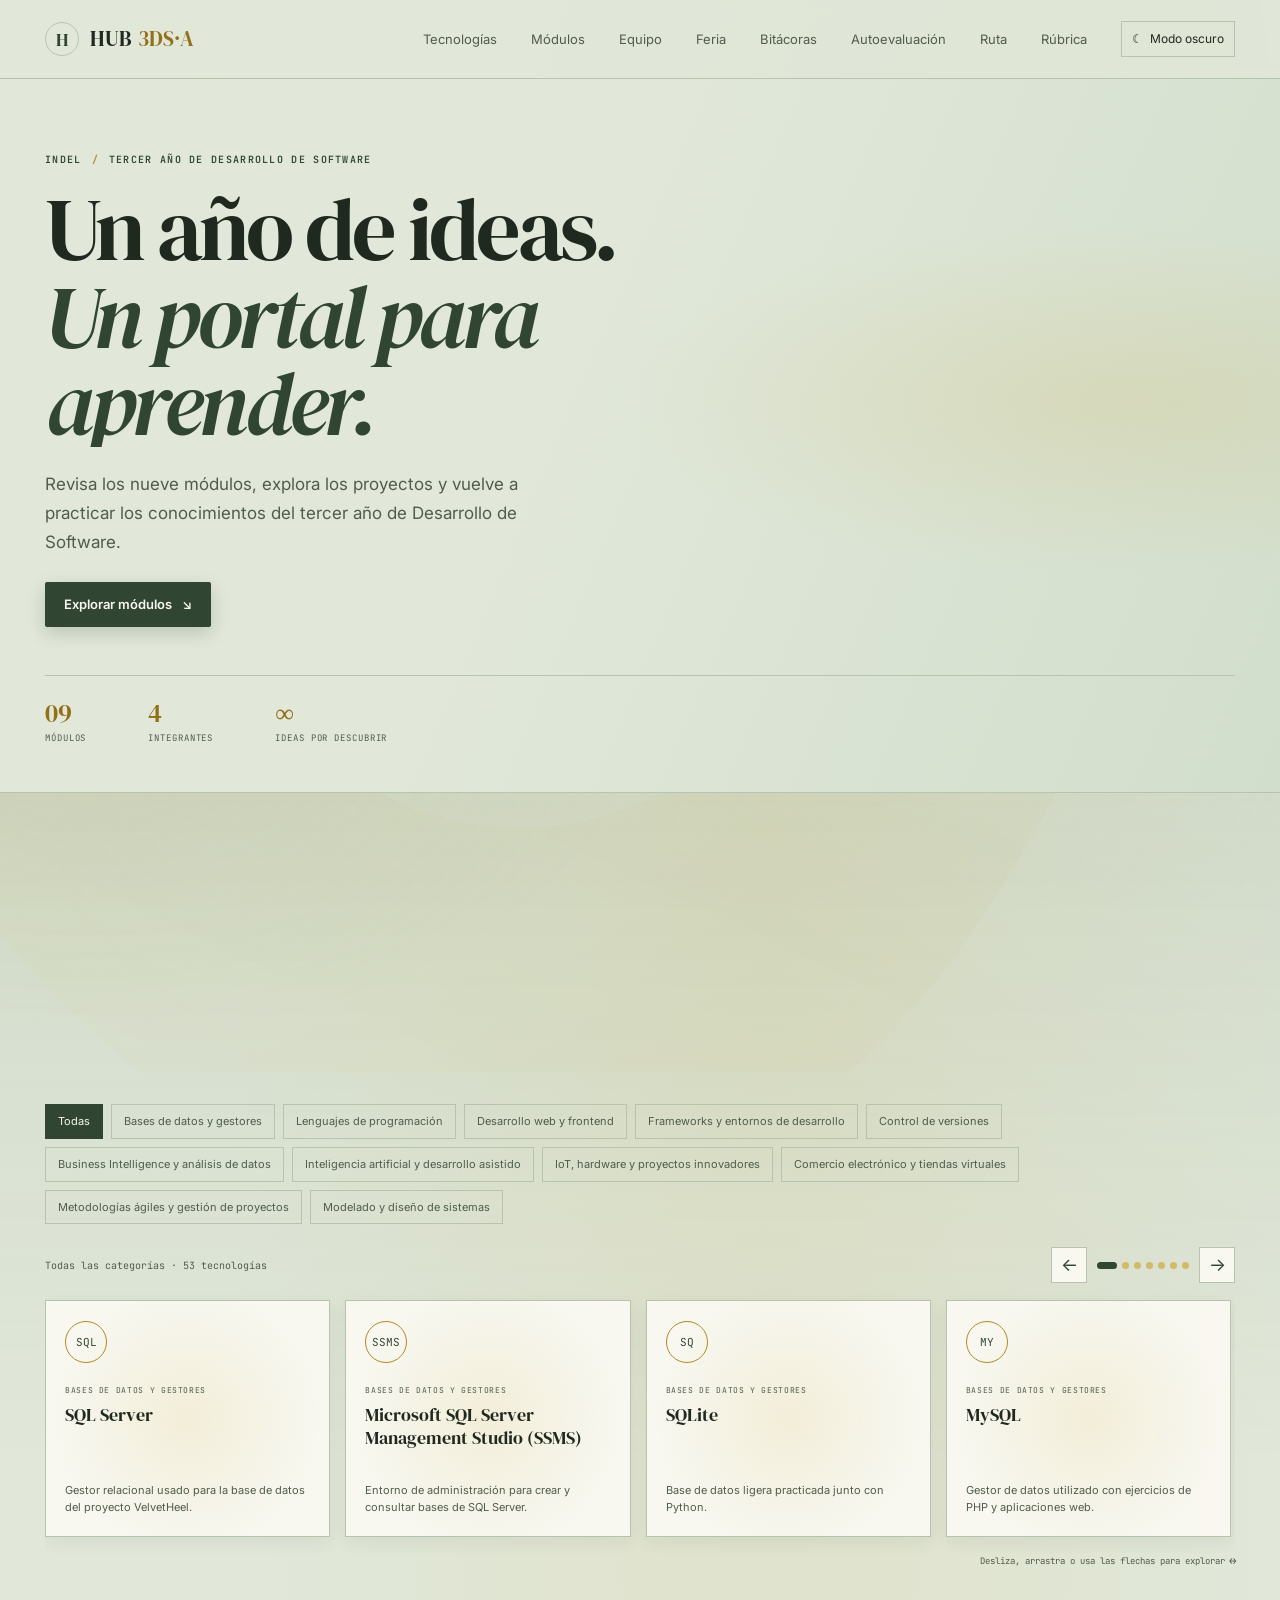
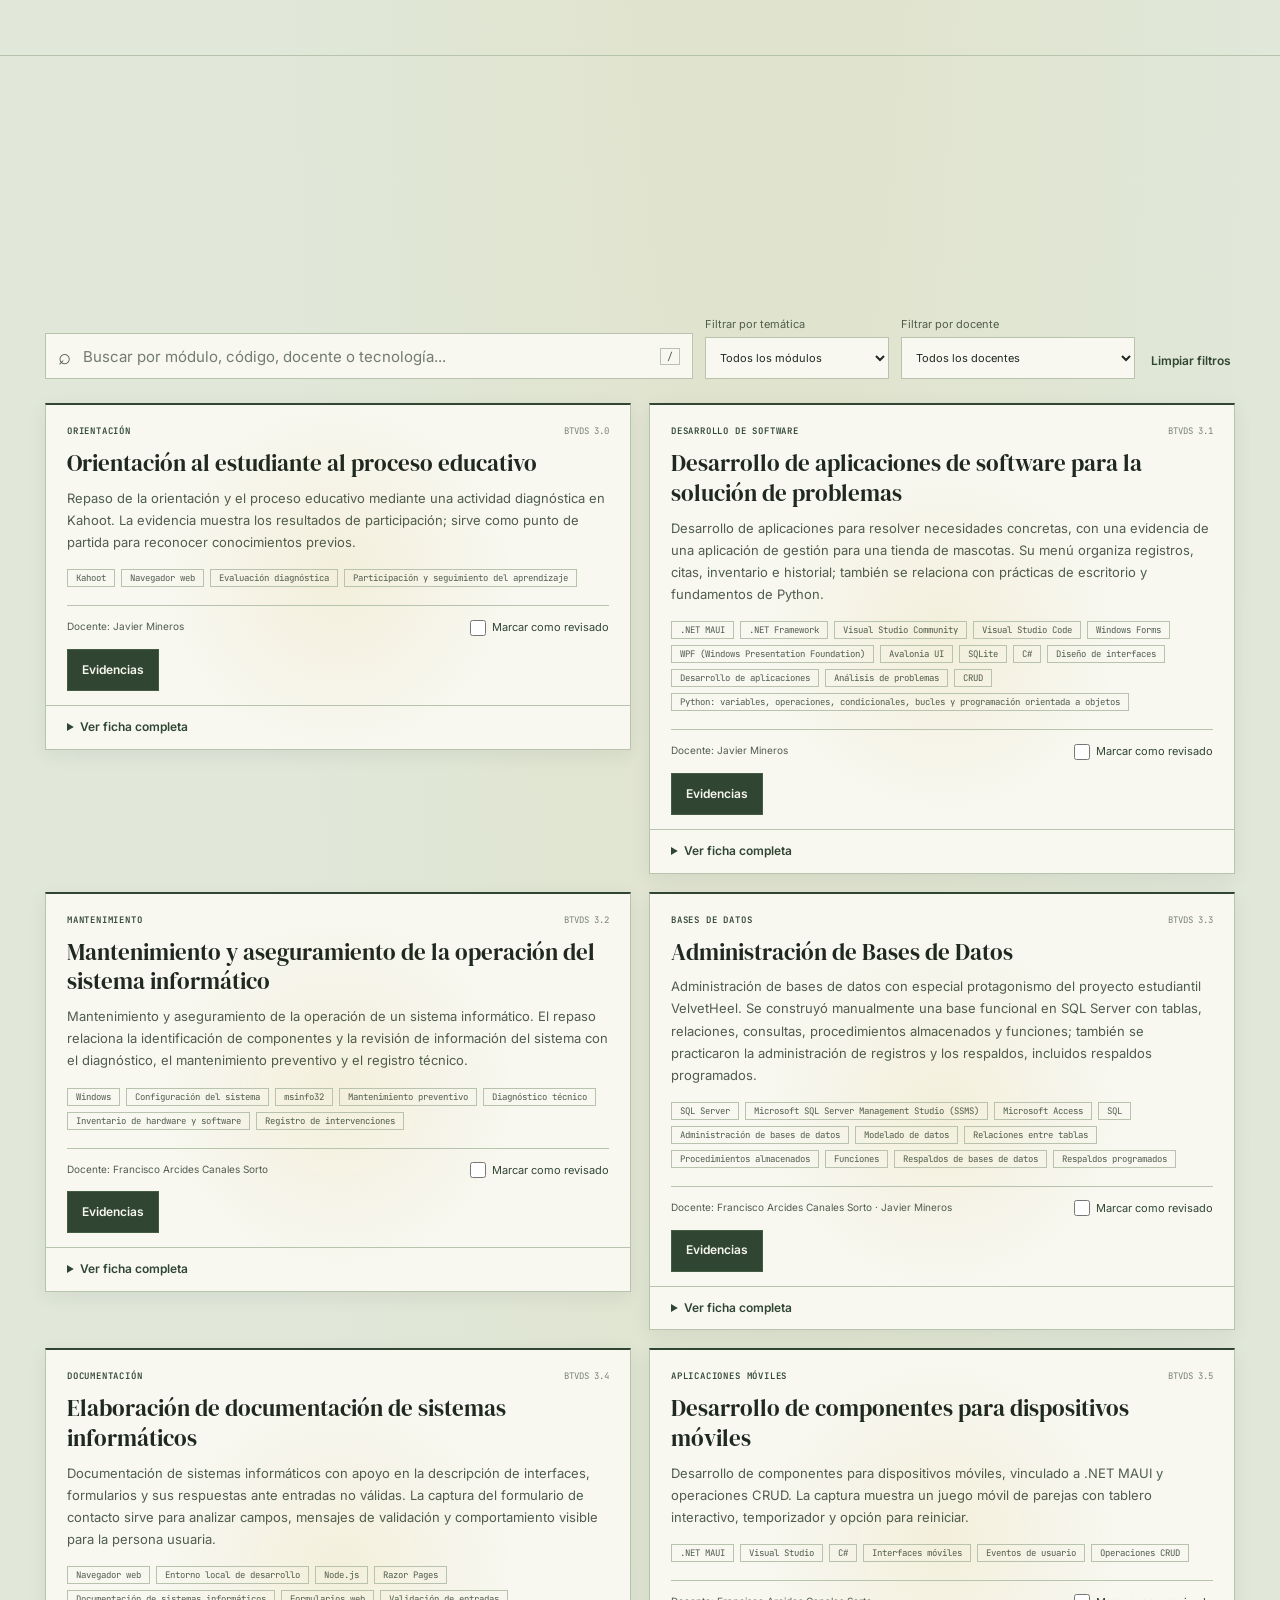
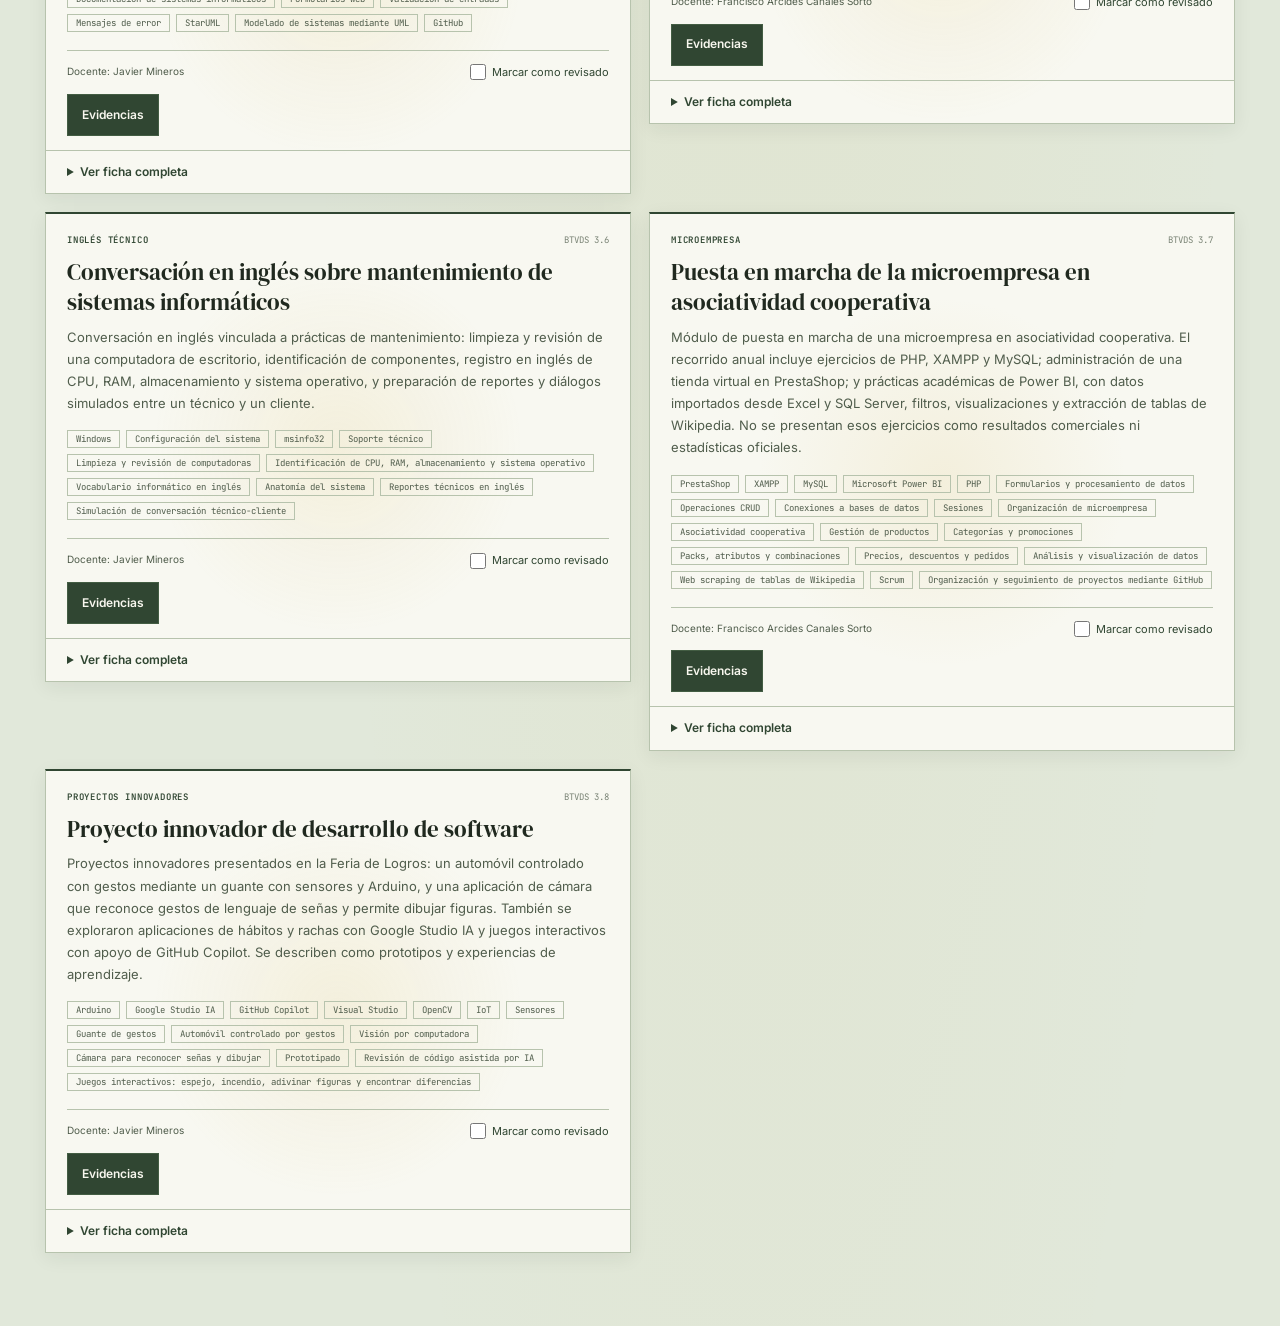
<file: index.html>
<!doctype html>
<html lang="es">
<head>
  <meta charset="utf-8">
  <meta name="viewport" content="width=device-width, initial-scale=1">
  <meta http-equiv="refresh" content="0; url=./hub-3ds-a/">
  <meta name="robots" content="noindex">
  <title>HUB 3DS·A</title>
</head>
<body>
  <p>Abriendo el portal HUB 3DS·A…</p>
  <p>Si no te redirige, <a href="./hub-3ds-a/">entra al portal aquí</a>.</p>
</body>
</html>
</file>
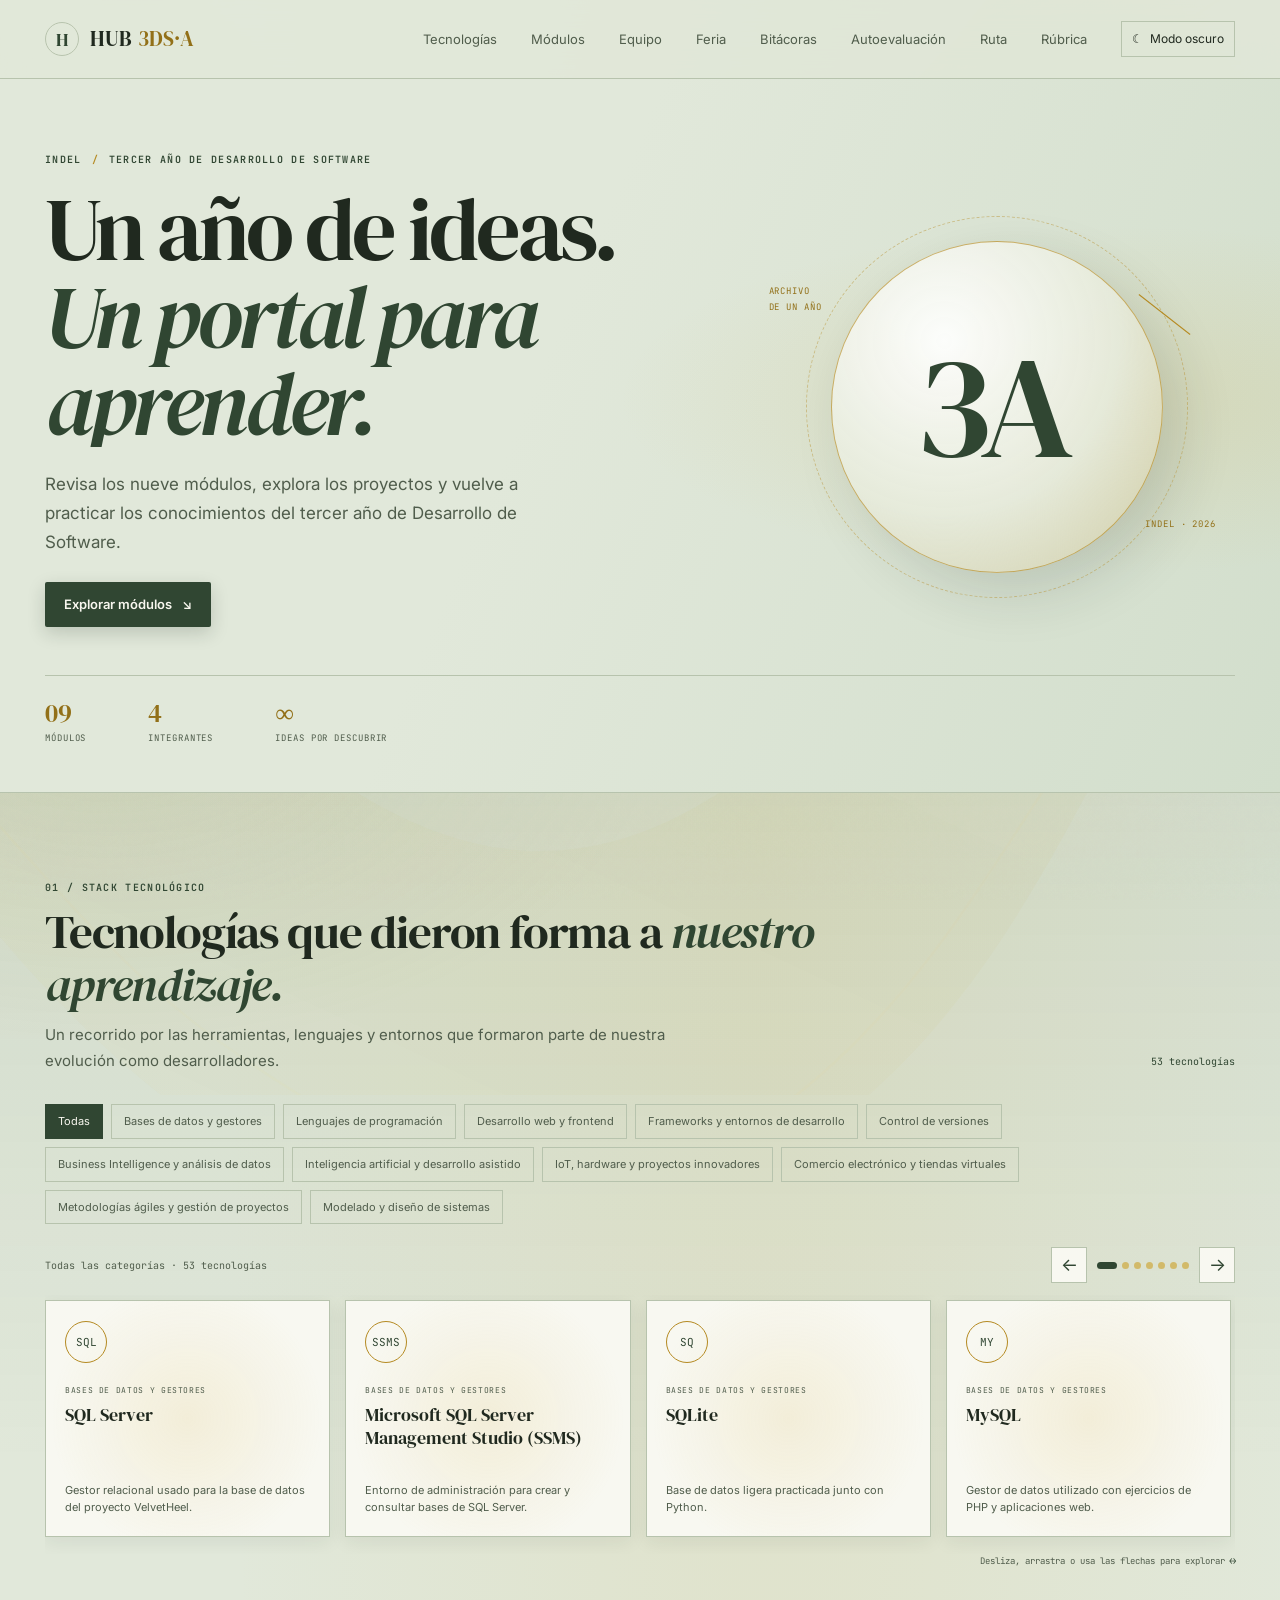
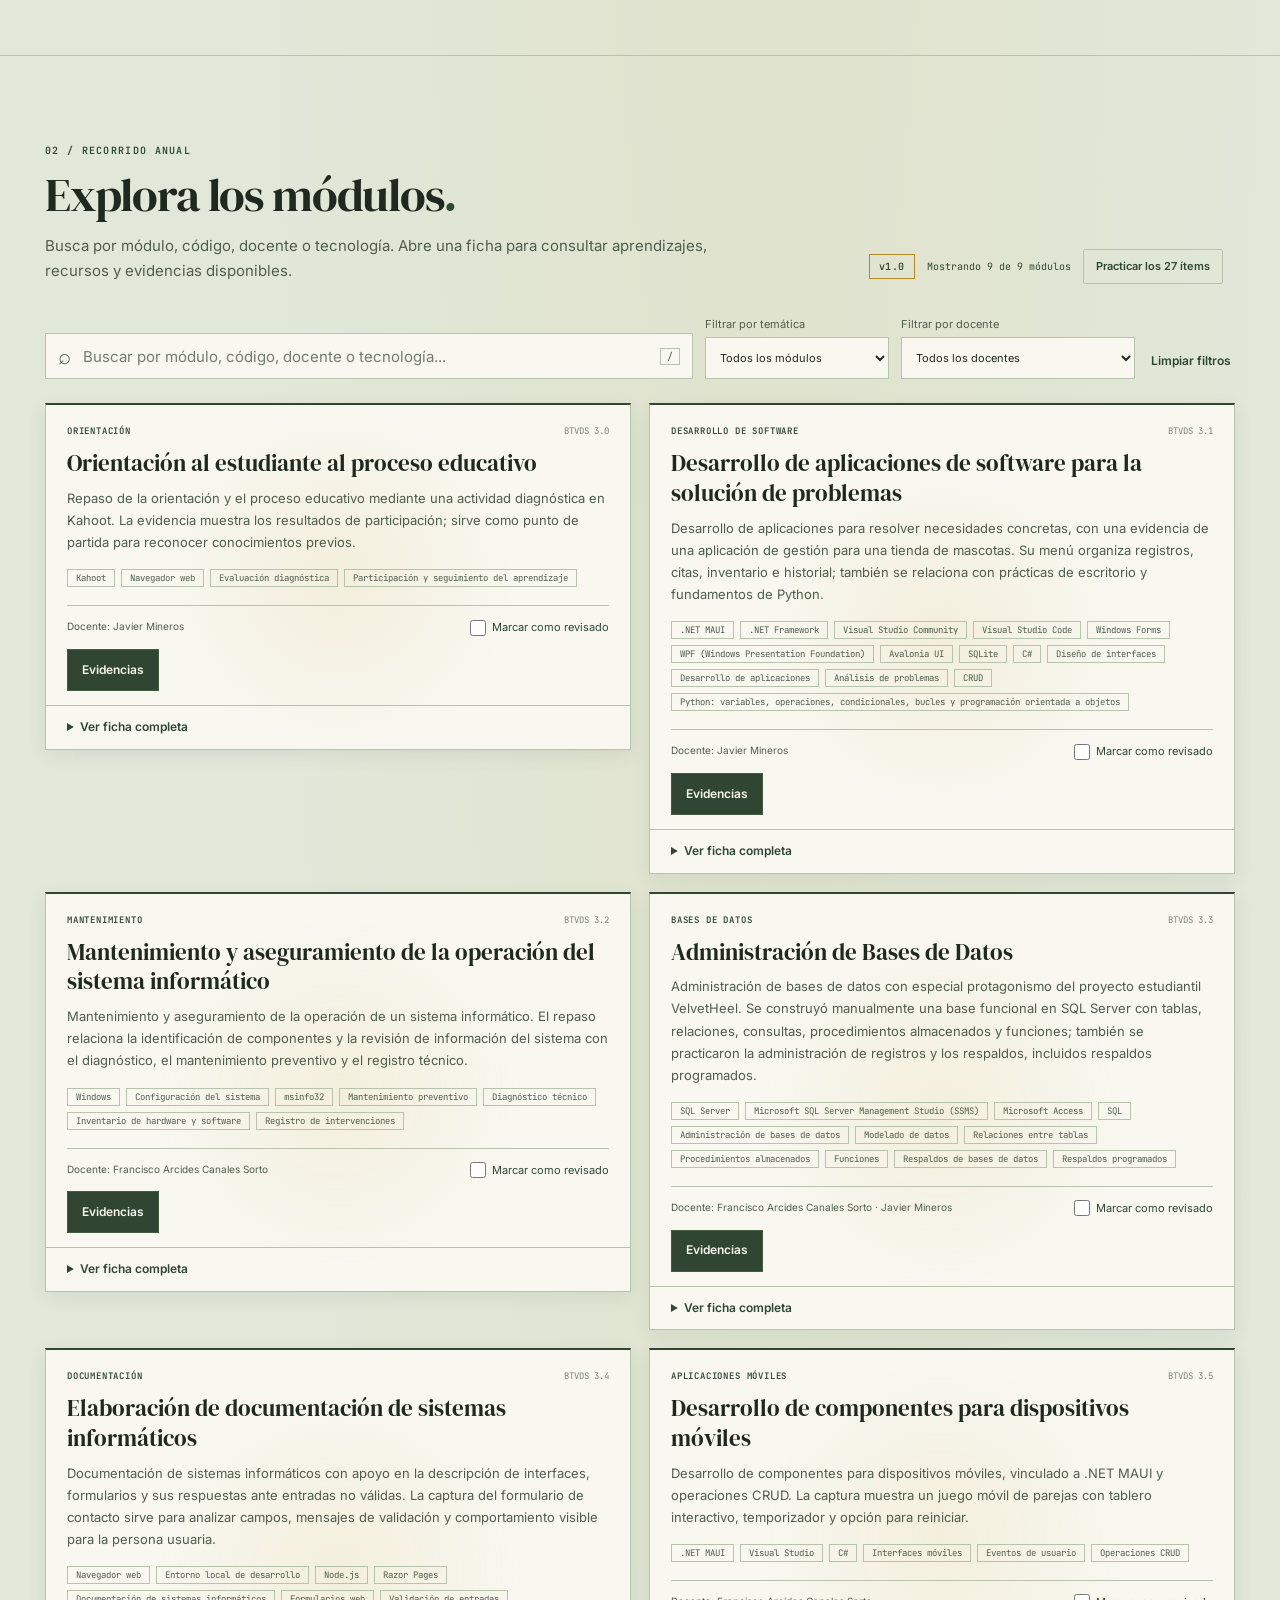
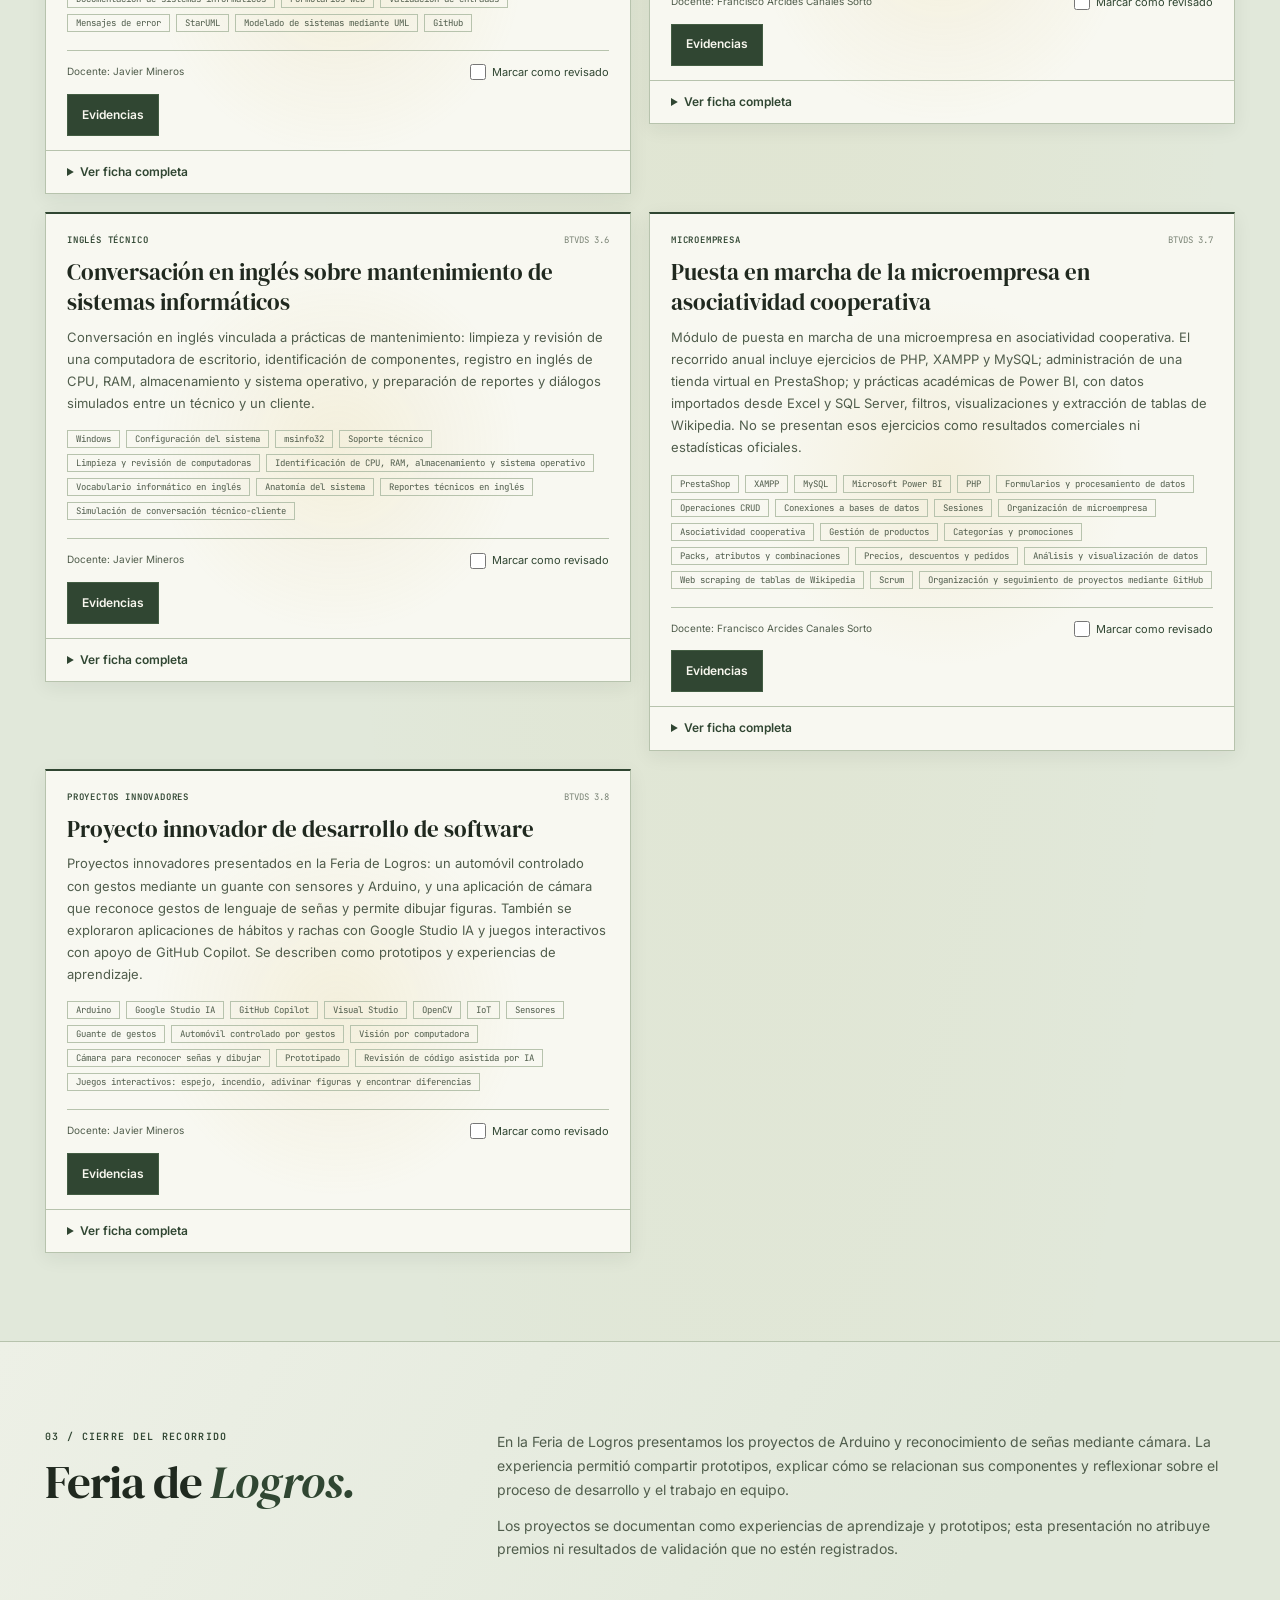
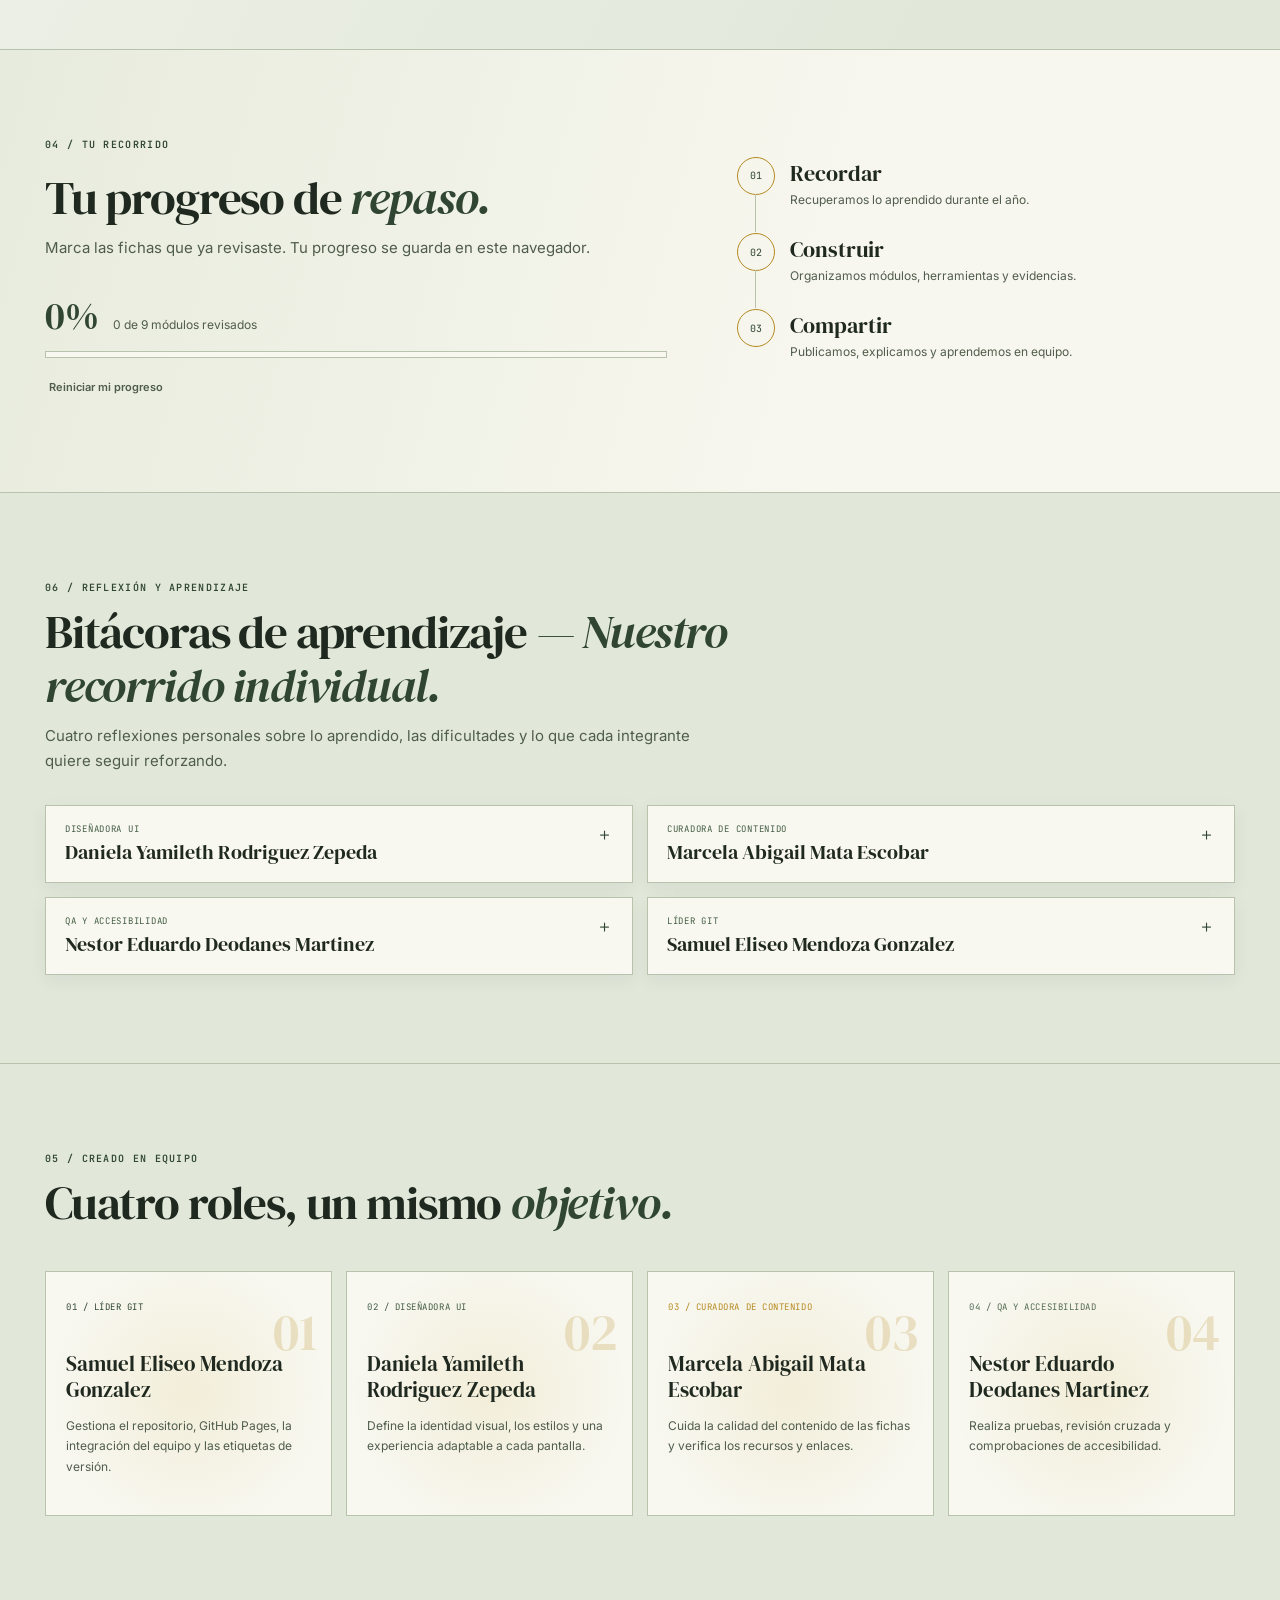
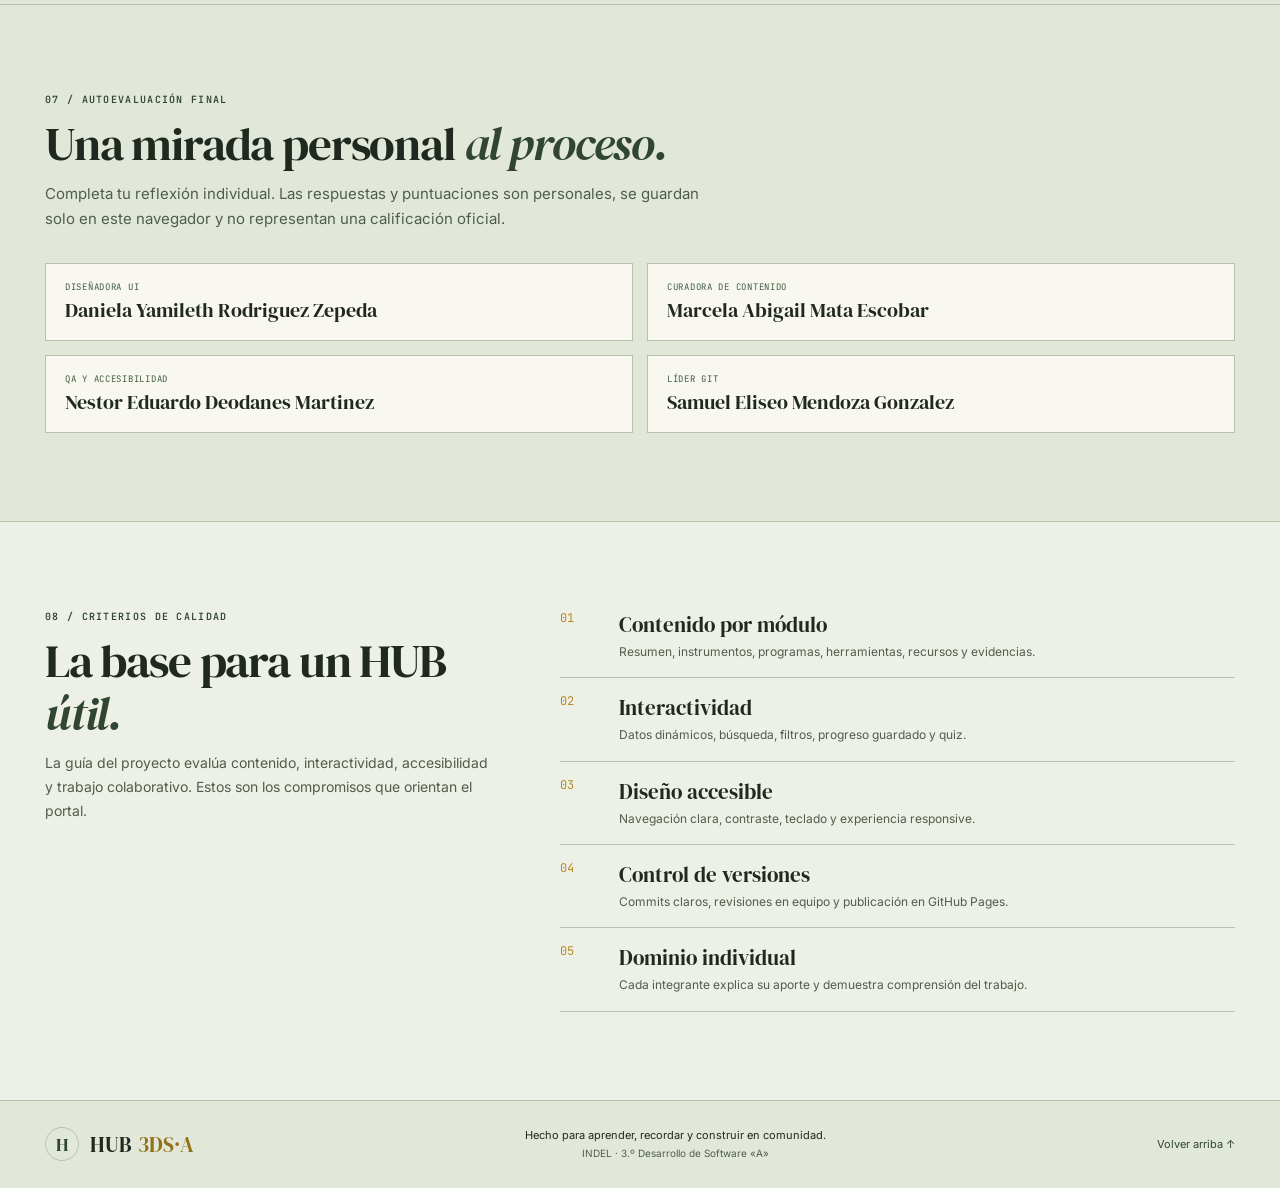
<file: hub-3ds-a/index.html>
<!doctype html>
<html lang="es">
<head>
  <meta charset="utf-8">
  <meta name="viewport" content="width=device-width, initial-scale=1">
  <meta name="description" content="HUB 3DS·A v1.0: portal educativo para repasar los nueve módulos del tercer año de Desarrollo de Software del INDEL.">
  <meta name="theme-color" content="#E1E8DA">
  <title>HUB 3DS·A — Portal educativo · v1.0</title>
  <link rel="preconnect" href="https://fonts.googleapis.com">
  <link rel="preconnect" href="https://fonts.gstatic.com" crossorigin>
  <link href="https://fonts.googleapis.com/css2?family=DM+Serif+Display&family=Inter:wght@400;500;600;700&family=JetBrains+Mono:wght@400;600&display=swap" rel="stylesheet">
  <link rel="stylesheet" href="css/styles.css?v=1.0.2">
  <script src="js/tecnologias.js" defer></script>
  <script src="js/modulos.js?v=1.0.0" defer></script>
  <script src="js/app.js?v=1.0.1" defer></script>
</head>
<body>
  <div class="scroll-flow" aria-hidden="true">
    <svg class="scroll-flow-art" viewBox="0 0 1440 1200" preserveAspectRatio="xMidYMid slice">
      <defs>
        <linearGradient id="gold-ribbon" x1="0" x2="1" y1="0" y2="1">
          <stop offset="0" stop-color="#F3D978" stop-opacity=".08"/>
          <stop offset=".48" stop-color="#D4AF4C" stop-opacity=".13"/>
          <stop offset="1" stop-color="#B38728" stop-opacity=".08"/>
        </linearGradient>
        <linearGradient id="gold-ribbon-light" x1="1" x2="0" y1="0" y2="1">
          <stop offset="0" stop-color="#E9CA62" stop-opacity=".04"/>
          <stop offset=".52" stop-color="#D8B84D" stop-opacity=".08"/>
          <stop offset="1" stop-color="#F3D978" stop-opacity=".05"/>
        </linearGradient>
      </defs>
      <path d="M-210 65C110 5 226 196 386 366c154 163 275 246 467 111 173-122 223-333 432-335 155-2 207 91 389 54v212c-202 62-272-9-402 30-157 47-225 244-410 366-245 161-431 45-626-157C76 472-45 285-210 306Z" fill="url(#gold-ribbon)"/>
      <path d="M-198 690c199-137 339-98 495 85 169 199 315 298 485 188 204-131 211-409 426-466 128-34 210 9 357 70v222c-135-67-217-99-320-49-151 72-177 342-382 489-233 166-458 67-645-153C68 897-61 817-198 930Z" fill="url(#gold-ribbon-light)"/>
      <path d="M-120 276c240-62 334 190 515 337 188 153 319 199 491 49 164-143 210-352 411-357 75-2 138 23 227 50" fill="none" stroke="#E3C765" stroke-opacity=".12" stroke-width="2"/>
      <path d="M-130 852c235-104 333 173 520 306 182 130 322 165 483 16 172-159 200-383 419-421 81-14 145 6 238 41" fill="none" stroke="#F0D987" stroke-opacity=".1" stroke-width="2"/>
    </svg>
  </div>
  <a class="skip-link" href="#contenido">Saltar al contenido</a>
  <header class="site-header">
    <nav class="nav wrap" aria-label="Navegación principal">
      <a class="brand" href="#inicio" aria-label="HUB 3DS·A, inicio"><span class="brand-mark">H</span><span>HUB <b>3DS·A</b></span></a>
      <button class="nav-toggle" type="button" aria-expanded="false" aria-controls="nav-links" aria-label="Abrir navegación"><span></span><span></span><span></span></button>
      <div class="nav-links" id="nav-links">
        <a href="#tecnologias">Tecnologías</a>
        <a href="#modulos">Módulos</a>
        <a href="#equipo">Equipo</a>
        <a href="#feria">Feria</a>
        <a href="#bitacoras">Bitácoras</a>
        <a href="#autoevaluacion">Autoevaluación</a>
        <a href="#ruta">Ruta</a>
        <a href="#rubrica">Rúbrica</a>
        <button class="theme-toggle" id="theme-toggle" type="button" aria-label="Cambiar a modo claro" title="Cambiar tema"><span aria-hidden="true">☼</span><span class="theme-label">Modo claro</span></button>
      </div>
    </nav>
  </header>

  <main id="contenido">
    <section class="hero" id="inicio">
      <div class="wrap hero-inner">
        <p class="eyebrow">INDEL <span class="eyebrow-divider">/</span> TERCER AÑO DE DESARROLLO DE SOFTWARE</p>
        <div class="hero-copy-layout">
          <div class="hero-title-wrap">
            <h1><span class="title-line">Un año de ideas.</span><span class="title-line title-emphasis">Un portal para aprender.</span></h1>
            <p class="hero-copy">Revisa los nueve módulos, explora los proyectos y vuelve a practicar los conocimientos del tercer año de Desarrollo de Software.</p>
            <div class="hero-actions">
              <a class="button button-primary" href="#modulos">Explorar módulos <span aria-hidden="true">↘</span></a>
            </div>
          </div>
          <div class="hero-art" aria-hidden="true">
            <span class="hero-art-caption">ARCHIVO<br>DE UN AÑO</span>
            <span class="hero-art-mark">3A</span>
            <span class="hero-art-line"></span>
            <span class="hero-art-note">INDEL · 2026</span>
          </div>
        </div>
        <div class="hero-stats" aria-label="Resumen del portal">
          <div><strong id="module-count">—</strong><span>módulos</span></div>
          <div><strong>4</strong><span>integrantes</span></div>
          <div><strong>∞</strong><span>ideas por descubrir</span></div>
        </div>
      </div>
    </section>

    <section class="section tech-section" id="tecnologias" aria-labelledby="tech-title">
      <div class="wrap">
        <div class="section-heading">
          <div>
            <p class="eyebrow">01 / STACK TECNOLÓGICO</p>
            <h2 id="tech-title">Tecnologías que dieron forma a <span class="accent">nuestro aprendizaje.</span></h2>
            <p class="section-intro">Un recorrido por las herramientas, lenguajes y entornos que formaron parte de nuestra evolución como desarrolladores.</p>
          </div>
          <p class="module-count" id="technology-count" aria-live="polite"></p>
        </div>
        <div class="technology-filters" id="technology-filters" aria-label="Filtrar tecnologías"></div>
        <div class="carousel-toolbar">
          <p class="carousel-status" id="carousel-status" aria-live="polite">Explora el recorrido tecnológico</p>
          <div class="carousel-controls">
            <button class="carousel-arrow" id="technology-previous" type="button" aria-label="Ver tecnologías anteriores"><span aria-hidden="true">←</span></button>
            <div class="carousel-dots" id="carousel-dots" aria-label="Posición del carrusel"></div>
            <button class="carousel-arrow" id="technology-next" type="button" aria-label="Ver tecnologías siguientes"><span aria-hidden="true">→</span></button>
          </div>
        </div>
        <div class="technology-viewport" id="technology-viewport" tabindex="0" aria-label="Carrusel de tecnologías">
          <div class="technology-track" id="technology-track"></div>
        </div>
        <p class="carousel-hint">Desliza, arrastra o usa las flechas para explorar <span aria-hidden="true">↔</span></p>
      </div>
    </section>

    <section class="section modules-section" id="modulos">
      <div class="wrap">
        <div class="section-heading">
          <div>
            <p class="eyebrow">02 / RECORRIDO ANUAL</p>
            <h2>Explora los módulos<span class="accent">.</span></h2>
            <p class="section-intro">Busca por módulo, código, docente o tecnología. Abre una ficha para consultar aprendizajes, recursos y evidencias disponibles.</p>
          </div>
          <div class="module-heading-meta">
            <span class="version-badge">v1.0</span>
            <p class="module-count" id="results-count" aria-live="polite"></p>
            <button class="button button-secondary button-small" id="general-quiz-start" type="button">Practicar los 27 ítems</button>
            <p class="quiz-best-readout" data-quiz-best="general"></p>
          </div>
        </div>
        <div class="filters" role="search" aria-label="Buscar y filtrar módulos">
          <label class="search-box">
            <span class="sr-only">Buscar módulos</span>
            <span aria-hidden="true">⌕</span>
            <input id="module-search" type="search" placeholder="Buscar por módulo, código, docente o tecnología..." autocomplete="off">
            <kbd>/</kbd>
          </label>
          <label class="filter-label">Filtrar por temática
            <select id="category-filter">
              <option value="all">Todos los módulos</option>
            </select>
          </label>
          <label class="filter-label">Filtrar por docente
            <select id="owner-filter">
              <option value="all">Todos los docentes</option>
            </select>
          </label>
          <button class="text-button" id="clear-filters" type="button">Limpiar filtros</button>
        </div>
        <div class="module-grid" id="module-grid" aria-live="polite"></div>
        <div class="empty-state" id="empty-state" hidden>
          <p>No encontramos módulos con esos criterios.</p>
          <button class="text-button" id="clear-empty-filters" type="button">Limpiar filtros y mostrar los nueve módulos</button>
        </div>
      </div>
    </section>

    <section class="section fair-section" id="feria" aria-labelledby="fair-title">
      <div class="wrap fair-layout">
        <div>
          <p class="eyebrow">03 / CIERRE DEL RECORRIDO</p>
          <h2 id="fair-title">Feria de <span class="accent">Logros.</span></h2>
        </div>
        <div>
          <p>En la Feria de Logros presentamos los proyectos de Arduino y reconocimiento de señas mediante cámara. La experiencia permitió compartir prototipos, explicar cómo se relacionan sus componentes y reflexionar sobre el proceso de desarrollo y el trabajo en equipo.</p>
          <p>Los proyectos se documentan como experiencias de aprendizaje y prototipos; esta presentación no atribuye premios ni resultados de validación que no estén registrados.</p>
        </div>
      </div>
    </section>

    <section class="section progress-section" id="ruta">
      <div class="wrap progress-layout">
        <div>
          <p class="eyebrow">04 / TU RECORRIDO</p>
          <h2>Tu progreso de <span class="accent">repaso.</span></h2>
          <p class="section-intro">Marca las fichas que ya revisaste. Tu progreso se guarda en este navegador.</p>
          <div class="progress-readout"><strong id="progress-value">0%</strong><span id="progress-caption">0 de 9 módulos revisados</span></div>
          <div class="progress-track" role="progressbar" aria-label="Progreso de módulos revisados" aria-valuemin="0" aria-valuemax="100" aria-valuenow="0" id="progress-bar"><span id="progress-fill"></span></div>
          <button class="text-button reset-progress" id="reset-progress" type="button">Reiniciar mi progreso</button>
        </div>
        <ol class="timeline">
          <li><span class="timeline-index">01</span><div><h3>Recordar</h3><p>Recuperamos lo aprendido durante el año.</p></div></li>
          <li><span class="timeline-index">02</span><div><h3>Construir</h3><p>Organizamos módulos, herramientas y evidencias.</p></div></li>
          <li><span class="timeline-index">03</span><div><h3>Compartir</h3><p>Publicamos, explicamos y aprendemos en equipo.</p></div></li>
        </ol>
      </div>
    </section>

    <section class="section diaries-section" id="bitacoras" aria-labelledby="diaries-title">
      <div class="wrap">
        <div class="section-heading">
          <div>
            <p class="eyebrow">06 / REFLEXIÓN Y APRENDIZAJE</p>
            <h2 id="diaries-title">Bitácoras de aprendizaje <span class="accent">— Nuestro recorrido individual.</span></h2>
            <p class="section-intro">Cuatro reflexiones personales sobre lo aprendido, las dificultades y lo que cada integrante quiere seguir reforzando.</p>
          </div>
        </div>
        <div class="diary-grid">
          <details class="diary-card">
            <summary><span class="diary-role">DISEÑADORA UI</span><strong>Daniela Yamileth Rodriguez Zepeda</strong></summary>
            <dl>
              <dt>Hoy aprendí o recordé</dt><dd>Recordé el proceso de visualización de datos en Power BI, desde importar tablas de Excel y SQL Server hasta crear filtros y gráficos. También repasé cómo trabajamos con Google Studio IA para crear aplicaciones de rachas y gestión de tareas habituales.</dd>
              <dt>Lo que me costó</dt><dd>Al inicio me costó decidir la paleta de colores y la estructura visual para que el portal fuera intuitivo, limpio y adaptable a móviles sin perder calidad de diseño.</dd>
              <dt>Cómo lo resolví y cómo utilicé la IA</dt><dd>Consulté buenas prácticas de diseño responsivo, combinaciones con buen contraste y la aplicación del modo oscuro. También utilicé sugerencias para organizar la portada y la navegación.</dd>
              <dt>Mi compromiso para el cierre</dt><dd>Ayudar a completar y verificar las fichas de Power BI e inteligencia artificial y afinar los estilos CSS para cumplir el nivel Pro del portal.</dd>
              <dt>¿Qué módulo repasaste mejor?</dt><dd>Power BI y Business Intelligence.</dd>
              <dt>¿Cuál necesitas reforzar y cómo lo harás?</dt><dd>Necesito reforzar la integración de estilos avanzados con Flexbox y Grid; lo haré probándolos en el navegador con Live Server.</dd>
            </dl>
          </details>
          <details class="diary-card">
            <summary><span class="diary-role">CURADORA DE CONTENIDO</span><strong>Marcela Abigail Mata Escobar</strong></summary>
            <dl>
              <dt>Hoy aprendí o recordé</dt><dd>Repasé backend con PHP, XAMPP y MySQL, incluidos CRUD, formularios y sesiones; también fundamentos de Python, variables, bucles, programación orientada a objetos y SQLite, además de la prueba diagnóstica en Kahoot.</dd>
              <dt>Lo que me costó</dt><dd>Organizar y redactar tantos contenidos técnicos para que fueran comprensibles, expresados con nuestras palabras y respaldados por recursos confiables.</dd>
              <dt>Cómo lo resolví y cómo utilicé la IA</dt><dd>Utilicé la IA para estructurar los puntos principales de cada ficha y revisar la redacción frente a los requisitos de contenido de la rúbrica.</dd>
              <dt>Mi compromiso para el cierre</dt><dd>Revisar instrumentos, programas, herramientas y recursos de las fichas, y colaborar con la revisión de PHP, Python y las bases teóricas.</dd>
              <dt>¿Qué módulo repasaste mejor?</dt><dd>Programación web con PHP, MySQL y Python.</dd>
              <dt>¿Cuál necesitas reforzar y cómo lo harás?</dt><dd>Debo repasar la estructuración por capas en proyectos PHP consultando la documentación y los apuntes del año.</dd>
            </dl>
          </details>
          <details class="diary-card">
            <summary><span class="diary-role">QA Y ACCESIBILIDAD</span><strong>Nestor Eduardo Deodanes Martinez</strong></summary>
            <dl>
              <dt>Hoy aprendí o recordé</dt><dd>Repasé soporte técnico, mantenimiento preventivo, limpieza de computadoras y reportes de hardware en inglés mediante simulaciones entre técnicos y clientes. También recordé el proyecto con Arduino del automóvil controlado por un guante de gestos y el reconocimiento de señas por cámara.</dd>
              <dt>Lo que me costó</dt><dd>Detallar en inglés los componentes internos de las laptops y explicar la función de cada pieza durante las simulaciones de soporte técnico.</dd>
              <dt>Cómo lo resolví y cómo utilicé la IA</dt><dd>Consulté términos técnicos en inglés y utilicé traducciones como apoyo para mejorar las descripciones de CPU, RAM y almacenamiento en los reportes.</dd>
              <dt>Mi compromiso para el cierre</dt><dd>Realizar pruebas de calidad y revisión cruzada, comprobando enlaces, errores de consola y visualización en celulares.</dd>
              <dt>¿Qué módulo repasaste mejor?</dt><dd>Soporte técnico, inglés y proyectos IoT con Arduino.</dd>
              <dt>¿Cuál necesitas reforzar y cómo lo harás?</dt><dd>Necesito repasar los detalles de programación del sensor de cámara para visión por computadora, consultando la documentación y el código desarrollado.</dd>
            </dl>
          </details>
          <details class="diary-card">
            <summary><span class="diary-role">LÍDER GIT</span><strong>Samuel Eliseo Mendoza Gonzalez</strong></summary>
            <dl>
              <dt>Hoy aprendí o recordé</dt><dd>Repasé administración de bases de datos con SQL Server, desde tablas, procedimientos y funciones hasta respaldos y tareas programadas para VelvetHeel. También repasé aplicaciones de escritorio con C#, Windows Forms, WPF y Avalonia UI.</dd>
              <dt>Lo que me costó</dt><dd>Coordinar la estructura inicial del repositorio y asegurar que los comandos de Git funcionaran para integrar los cambios del equipo sin conflictos.</dd>
              <dt>Cómo lo resolví y cómo utilicé la IA</dt><dd>Repasé comandos de Git para crear el repositorio, gestionar commits y configurar GitHub Pages; organicé las carpetas y revisé la estructura con apoyo de IA.</dd>
              <dt>Mi compromiso para el cierre</dt><dd>Supervisar la publicación de versiones, verificar las etiquetas correspondientes y ayudar a integrar los cambios antes de lanzar la versión final.</dd>
              <dt>¿Qué módulo repasaste mejor?</dt><dd>Bases de Datos Avanzadas con SQL Server y Desarrollo de Escritorio con .NET.</dd>
              <dt>¿Cuál necesitas reforzar y cómo lo harás?</dt><dd>Debo reforzar algunos aspectos de la arquitectura de Avalonia UI revisando su documentación y los proyectos desarrollados anteriormente.</dd>
            </dl>
          </details>
        </div>
      </div>
    </section>

    <section class="section team-section" id="equipo">
      <div class="wrap">
        <div class="section-heading">
          <div><p class="eyebrow">05 / CREADO EN EQUIPO</p><h2>Cuatro roles, un mismo <span class="accent">objetivo.</span></h2></div>
        </div>
        <div class="team-grid">
          <article class="team-card team-cyan"><span class="team-role">01 / LÍDER GIT</span><span class="team-ornament" aria-hidden="true">01</span><h3>Samuel Eliseo Mendoza Gonzalez</h3><p>Gestiona el repositorio, GitHub Pages, la integración del equipo y las etiquetas de versión.</p></article>
          <article class="team-card team-magenta"><span class="team-role">02 / DISEÑADORA UI</span><span class="team-ornament" aria-hidden="true">02</span><h3>Daniela Yamileth Rodriguez Zepeda</h3><p>Define la identidad visual, los estilos y una experiencia adaptable a cada pantalla.</p></article>
          <article class="team-card team-amber"><span class="team-role">03 / CURADORA DE CONTENIDO</span><span class="team-ornament" aria-hidden="true">03</span><h3>Marcela Abigail Mata Escobar</h3><p>Cuida la calidad del contenido de las fichas y verifica los recursos y enlaces.</p></article>
          <article class="team-card team-green"><span class="team-role">04 / QA Y ACCESIBILIDAD</span><span class="team-ornament" aria-hidden="true">04</span><h3>Nestor Eduardo Deodanes Martinez</h3><p>Realiza pruebas, revisión cruzada y comprobaciones de accesibilidad.</p></article>
        </div>
      </div>
    </section>

    <section class="section self-evaluation-section" id="autoevaluacion" aria-labelledby="self-evaluation-title">
      <div class="wrap">
        <div class="section-heading">
          <div>
            <p class="eyebrow">07 / AUTOEVALUACIÓN FINAL</p>
            <h2 id="self-evaluation-title">Una mirada personal <span class="accent">al proceso.</span></h2>
            <p class="section-intro">Completa tu reflexión individual. Las respuestas y puntuaciones son personales, se guardan solo en este navegador y no representan una calificación oficial.</p>
          </div>
        </div>
        <div class="self-evaluation-grid" id="self-evaluation-grid"></div>
      </div>
    </section>

    <section class="section rubric-section" id="rubrica">
      <div class="wrap rubric-layout">
        <div><p class="eyebrow">08 / CRITERIOS DE CALIDAD</p><h2>La base para un HUB <span class="accent">útil.</span></h2><p class="section-intro">La guía del proyecto evalúa contenido, interactividad, accesibilidad y trabajo colaborativo. Estos son los compromisos que orientan el portal.</p></div>
        <div class="rubric-list">
          <article><span>01</span><div><h3>Contenido por módulo</h3><p>Resumen, instrumentos, programas, herramientas, recursos y evidencias.</p></div></article>
          <article><span>02</span><div><h3>Interactividad</h3><p>Datos dinámicos, búsqueda, filtros, progreso guardado y quiz.</p></div></article>
          <article><span>03</span><div><h3>Diseño accesible</h3><p>Navegación clara, contraste, teclado y experiencia responsive.</p></div></article>
          <article><span>04</span><div><h3>Control de versiones</h3><p>Commits claros, revisiones en equipo y publicación en GitHub Pages.</p></div></article>
          <article><span>05</span><div><h3>Dominio individual</h3><p>Cada integrante explica su aporte y demuestra comprensión del trabajo.</p></div></article>
        </div>
      </div>
    </section>
  </main>

  <footer class="site-footer">
    <div class="wrap footer-inner">
      <a class="brand" href="#inicio"><span class="brand-mark">H</span><span>HUB <b>3DS·A</b></span></a>
      <p>Hecho para aprender, recordar y construir en comunidad.<br><span>INDEL · 3.º Desarrollo de Software «A»</span></p>
      <a class="back-top" href="#inicio">Volver arriba ↑</a>
    </div>
  </footer>
  <dialog class="evidence-dialog" id="evidence-dialog" aria-labelledby="evidence-dialog-title">
    <div class="dialog-shell">
      <header class="dialog-header">
        <div>
          <p class="eyebrow">ARCHIVO DE APRENDIZAJE</p>
          <h2 id="evidence-dialog-title">Evidencia del módulo</h2>
          <p class="dialog-module-name" id="evidence-module-name"></p>
        </div>
        <button class="dialog-close" id="evidence-dialog-close" type="button" aria-label="Cerrar evidencias">×</button>
      </header>
      <div class="dialog-gallery" id="evidence-gallery"></div>
    </div>
  </dialog>
  <dialog class="evidence-preview-dialog" id="evidence-preview-dialog" aria-labelledby="evidence-preview-title">
    <div class="preview-shell">
      <button class="dialog-close preview-close" id="evidence-preview-close" type="button" aria-label="Cerrar vista ampliada">×</button>
      <h2 class="sr-only" id="evidence-preview-title">Vista ampliada de la evidencia</h2>
      <img id="evidence-preview-image" alt="">
      <p class="preview-caption" id="evidence-preview-caption"></p>
    </div>
  </dialog>
  <dialog class="quiz-dialog" id="quiz-dialog" aria-labelledby="quiz-dialog-title">
    <div class="quiz-dialog-shell">
      <header class="dialog-header">
        <div>
          <p class="eyebrow">PRÁCTICA DE REPASO</p>
          <h2 id="quiz-dialog-title">Autoevaluación</h2>
          <p class="quiz-progress" id="quiz-progress"></p>
        </div>
        <button class="dialog-close" id="quiz-dialog-close" type="button" aria-label="Cerrar autoevaluación">×</button>
      </header>
      <div class="quiz-dialog-content" id="quiz-dialog-content"></div>
    </div>
  </dialog>
</body>
</html>
</file>
<file: hub-3ds-a/css/styles.css>
:root {
  color-scheme: light;
  --wine: #304632;
  --burgundy: #435D43;
  --rose: #B58A22;
  --mauve: #D2BA6A;
  --champagne: #B7C3AD;
  --sand: #E7EBDD;
  --ivory: #F8F7EF;
  --charcoal: #20291F;
  --bg: #E1E8DA;
  --surface: #F8F8F1;
  --surface-soft: #EDF0E6;
  --text: var(--charcoal);
  --muted: #505D4C;
  --accent: #927018;
  --accent-hover: var(--burgundy);
  --border: var(--champagne);
  --shadow: 0 16px 42px rgb(24 39 27 / 12%);
  --serif: "DM Serif Display", Georgia, serif;
  --sans: "Inter", "Segoe UI", sans-serif;
  --mono: "JetBrains Mono", Consolas, monospace;
  --ambient-x: 60%;
  --ambient-y: 10%;
  --scroll-shift: 0px;
  --flow-shift: 0px;
}

:root[data-theme="dark"] {
  color-scheme: dark;
  --bg: #18241B;
  --surface: #233128;
  --surface-soft: #2B3B2E;
  --text: #F4F3E9;
  --muted: #CDD5C8;
  --accent: #E3C765;
  --accent-hover: #F0D98A;
  --border: #536B52;
  --shadow: 0 18px 46px rgb(0 0 0 / 28%);
}
:root[data-theme="light"] {
  color-scheme: light;
  --bg: #E1E8DA;
  --surface: #F8F8F1;
  --surface-soft: #EDF0E6;
  --text: #20291F;
  --muted: #505D4C;
  --accent: #927018;
  --accent-hover: #435D43;
  --border: #B7C3AD;
  --shadow: 0 16px 42px rgb(24 39 27 / 12%);
}

* { box-sizing: border-box; }
html { scroll-behavior: smooth; scroll-padding-top: 86px; }
body {
  margin: 0;
  overflow-x: hidden;
  background:
    radial-gradient(ellipse at var(--ambient-x) var(--ambient-y), rgb(211 177 77 / 11%), transparent 34rem),
    var(--bg);
  color: var(--text);
  font-family: var(--sans);
  font-size: 15px;
  line-height: 1.7;
  transition: background-color .35s ease, color .35s ease;
}
body::before {
  position: fixed;
  z-index: -2;
  inset: 0;
  background-image: url("data:image/svg+xml,%3Csvg viewBox='0 0 180 180' xmlns='http://www.w3.org/2000/svg'%3E%3Cfilter id='n'%3E%3CfeTurbulence type='fractalNoise' baseFrequency='.82' numOctaves='3' stitchTiles='stitch'/%3E%3C/filter%3E%3Crect width='100%25' height='100%25' filter='url(%23n)' opacity='.16'/%3E%3C/svg%3E");
  opacity: .11;
  pointer-events: none;
  content: "";
}
body::after {
  position: fixed;
  z-index: -1;
  inset: -15%;
  background:
    radial-gradient(ellipse at 18% 72%, rgb(180 152 67 / 12%), transparent 29%),
    radial-gradient(ellipse at 78% 24%, rgb(83 111 78 / 18%), transparent 32%);
  background-position: 0 var(--scroll-shift), 0 calc(var(--scroll-shift) * -1);
  animation: ambient-drift 28s ease-in-out infinite alternate;
  pointer-events: none;
  content: "";
}
.scroll-flow {
  position: fixed;
  z-index: 0;
  inset: -35vh 0;
  overflow: hidden;
  opacity: .62;
  transform: translate3d(0, var(--flow-shift), 0);
  transition: transform .16s linear;
  pointer-events: none;
  will-change: transform;
}
.scroll-flow-art { display: block; width: 100%; height: 100%; animation: ribbon-drift 32s ease-in-out infinite alternate; }
:root[data-theme="dark"] .scroll-flow { opacity: .34; }
main, .site-footer { position: relative; z-index: 1; }
button, input, select { font: inherit; }
button, a, input, select, summary { -webkit-tap-highlight-color: transparent; }
a { color: inherit; }
button:focus-visible, a:focus-visible, input:focus-visible, select:focus-visible, summary:focus-visible {
  outline: 2px solid var(--accent);
  outline-offset: 4px;
}
.wrap { width: min(1190px, calc(100% - 56px)); margin-inline: auto; }
.sr-only {
  position: absolute;
  width: 1px;
  height: 1px;
  padding: 0;
  margin: -1px;
  overflow: hidden;
  clip: rect(0, 0, 0, 0);
  white-space: nowrap;
  border: 0;
}
.skip-link {
  position: fixed;
  z-index: 99;
  top: 8px;
  left: 8px;
  transform: translateY(-150%);
  padding: 8px 14px;
  background: var(--wine);
  color: var(--ivory);
}
.skip-link:focus { transform: translateY(0); }

.site-header {
  position: sticky;
  z-index: 20;
  top: 0;
  border-bottom: 1px solid var(--border);
  background: color-mix(in srgb, var(--bg) 90%, transparent);
  backdrop-filter: blur(16px);
  transition: box-shadow .25s ease, background .25s ease;
  animation: header-appear .7s ease both;
}
.site-header.is-scrolled { box-shadow: 0 6px 24px rgb(13 23 15 / 14%); }
.nav {
  min-height: 78px;
  display: flex;
  align-items: center;
  justify-content: space-between;
  gap: 24px;
  transition: min-height .25s ease;
}
.is-scrolled .nav { min-height: 64px; }
.brand {
  display: inline-flex;
  align-items: center;
  gap: 11px;
  text-decoration: none;
  font-family: var(--serif);
  font-size: 21px;
  letter-spacing: .01em;
  white-space: nowrap;
}
.brand b { color: var(--accent); font-weight: 400; }
.brand-mark {
  display: grid;
  width: 34px;
  height: 34px;
  place-items: center;
  border: 1px solid var(--champagne);
  border-radius: 50%;
  color: var(--wine);
  font: 18px var(--serif);
}
:root[data-theme="dark"] .brand-mark { color: var(--accent); border-color: var(--accent); }
:root[data-theme="dark"] .module-card,
:root[data-theme="dark"] .module-card.accent-cyan,
:root[data-theme="dark"] .module-card.accent-magenta,
:root[data-theme="dark"] .module-card.accent-amber,
:root[data-theme="dark"] .module-card.accent-green { --card-accent: var(--accent); }
:root[data-theme="dark"] .category-tag,
:root[data-theme="dark"] .review-label,
:root[data-theme="dark"] .module-details > summary,
:root[data-theme="dark"] .quiz-details > summary,
:root[data-theme="dark"] .resource-links a,
:root[data-theme="dark"] .carousel-hint span,
:root[data-theme="dark"] .team-role,
:root[data-theme="dark"] .diary-card > summary::after,
:root[data-theme="dark"] .diary-role,
:root[data-theme="dark"] .diary-card dt,
:root[data-theme="dark"] .self-evaluation-fieldset legend,
:root[data-theme="dark"] .self-evaluation-feedback,
:root[data-theme="dark"] .hero-art-mark { color: var(--accent); }
.nav-links { display: flex; align-items: center; gap: clamp(16px, 2.8vw, 34px); }
.nav-links > a {
  position: relative;
  color: var(--muted);
  text-decoration: none;
  font-size: 13px;
  transition: color .2s ease;
}
.nav-links > a::after {
  position: absolute;
  right: 100%;
  bottom: -5px;
  left: 0;
  height: 1px;
  background: var(--accent);
  transition: right .25s ease;
  content: "";
}
.nav-links > a:hover { color: var(--accent); }
.nav-links > a:hover::after { right: 0; }
.theme-toggle {
  display: inline-flex;
  align-items: center;
  gap: 7px;
  padding: 7px 10px;
  border: 1px solid var(--border);
  background: transparent;
  color: var(--text);
  cursor: pointer;
  font-size: 12px;
  transition: background .2s ease, color .2s ease, transform .2s ease;
}
.theme-toggle:hover { transform: translateY(-1px); background: var(--surface-soft); }
.nav-toggle { display: none; }

.hero {
  position: relative;
  overflow: hidden;
  border-bottom: 1px solid var(--champagne);
  background:
    radial-gradient(ellipse at 87% 45%, rgb(207 176 82 / 18%), transparent 31rem),
    linear-gradient(113deg, var(--bg) 42%, #D2DECC 100%);
  animation: hero-appear .9s ease both;
}
:root[data-theme="dark"] .hero {
  background:
    radial-gradient(ellipse at 88% 40%, rgb(216 190 96 / 13%), transparent 32rem),
    linear-gradient(113deg, #18241B 40%, #243629 100%);
}
.hero-inner { position: relative; padding-block: 74px 48px; }
.eyebrow {
  display: flex;
  align-items: center;
  gap: 10px;
  margin: 0 0 20px;
  color: var(--wine);
  font: 600 10px var(--mono);
  letter-spacing: .13em;
  text-transform: uppercase;
}
:root[data-theme="dark"] .eyebrow { color: var(--accent); }
.eyebrow-divider { color: var(--rose); }
.hero-copy-layout {
  display: grid;
  grid-template-columns: minmax(0, 1fr) minmax(240px, .7fr);
  align-items: center;
  gap: 34px;
}
.hero-title-wrap { max-width: 760px; }
.hero h1 {
  overflow: hidden;
  margin: 0;
  font: 400 clamp(46px, 7vw, 88px)/.99 var(--serif);
  letter-spacing: -.045em;
}
.title-line {
  display: block;
  width: fit-content;
  animation: title-reveal .9s cubic-bezier(.2,.7,.2,1) both;
}
.title-line + .title-line { animation-delay: .14s; }
.title-emphasis { color: var(--wine); font-style: italic; }
:root[data-theme="dark"] .title-emphasis { color: var(--accent); }
.hero-copy {
  max-width: 545px;
  margin: 23px 0 25px;
  color: var(--muted);
  font-size: clamp(15px, 1.65vw, 17px);
  animation: rise-in .7s .36s ease both;
}
.hero-actions { display: flex; flex-wrap: wrap; gap: 11px; animation: rise-in .7s .46s ease both; }
.button {
  position: relative;
  display: inline-flex;
  align-items: center;
  justify-content: center;
  gap: 10px;
  min-height: 45px;
  padding: 10px 18px;
  border: 1px solid transparent;
  border-radius: 2px;
  cursor: pointer;
  text-decoration: none;
  font-size: 13px;
  font-weight: 600;
  transition: transform .2s ease, box-shadow .2s ease, background .2s ease, color .2s ease;
}
.button:hover { transform: translateY(-2px); }
.button:active { transform: translateY(0) scale(.985); }
.button-primary { background: var(--wine); color: var(--ivory); box-shadow: 0 6px 18px rgb(24 39 27 / 18%); }
.button-primary:hover { background: var(--burgundy); box-shadow: 0 9px 22px rgb(24 39 27 / 24%); }
.button-secondary { border-color: var(--champagne); background: transparent; color: var(--wine); }
:root[data-theme="dark"] .button-secondary { color: var(--text); border-color: var(--border); }
.button-secondary:hover { background: var(--surface-soft); }
.hero-art {
  position: relative;
  display: grid;
  min-height: 330px;
  place-items: center;
  isolation: isolate;
  animation: rise-in .9s .25s ease both;
}
.hero-art::before, .hero-art::after {
  position: absolute;
  z-index: -1;
  border: 1px solid rgb(181 138 34 / 65%);
  border-radius: 50%;
  content: "";
}
.hero-art::before { width: min(27vw, 330px); aspect-ratio: 1; background: radial-gradient(circle at 34% 30%, rgb(255 255 255 / 92%), rgb(231 235 220 / 88%) 55%, rgb(181 138 34 / 24%)); box-shadow: 18px 21px 55px rgb(30 45 32 / 14%); animation: float-gentle 8s ease-in-out infinite; }
.hero-art::after { width: min(31vw, 380px); aspect-ratio: 1; border-style: dashed; opacity: .65; animation: rotate-slow 65s linear infinite; }
.hero-art-mark { color: var(--wine); font: 400 clamp(78px, 12vw, 145px)/1 var(--serif); letter-spacing: -.08em; transform: translateX(-8px); }
.hero-art-caption, .hero-art-note { position: absolute; color: var(--accent); font: 9px/1.7 var(--mono); letter-spacing: .1em; }
.hero-art-caption { top: 13%; left: 2%; }
.hero-art-note { right: 4%; bottom: 12%; }
.hero-art-line { position: absolute; top: 22%; right: 8%; width: 65px; height: 1px; background: var(--rose); transform: rotate(38deg); }
.hero-stats { display: flex; flex-wrap: wrap; gap: clamp(28px, 5vw, 62px); margin-top: 48px; padding-top: 19px; border-top: 1px solid var(--border); }
.hero-stats div { display: grid; gap: 1px; }
.hero-stats strong { color: var(--accent); font: 400 26px var(--serif); }
.hero-stats span { color: var(--muted); font: 9px var(--mono); letter-spacing: .1em; text-transform: uppercase; }

.section { position: relative; padding-block: 88px; border-bottom: 1px solid var(--champagne); }
.tech-section { background: linear-gradient(180deg, rgb(83 111 78 / 10%), transparent 78%); }
:root[data-theme="dark"] .tech-section { background: linear-gradient(180deg, rgb(83 111 78 / 15%), transparent 78%); }
.section-heading { display: flex; align-items: end; justify-content: space-between; gap: 28px; margin-bottom: 31px; }
.section-heading .eyebrow, .rubric-layout .eyebrow { margin-bottom: 11px; }
h2 { max-width: 800px; margin: 0 0 11px; font: 400 clamp(31px, 4vw, 47px)/1.13 var(--serif); letter-spacing: -.025em; }
h2 .accent { color: var(--wine); font-style: italic; }
:root[data-theme="dark"] h2 .accent { color: var(--accent); }
.section-intro { max-width: 680px; margin: 0; color: var(--muted); font-size: 15px; }
.module-count { flex: 0 0 auto; margin: 0 0 5px; color: var(--wine); font: 10px var(--mono); }
:root[data-theme="dark"] .module-count { color: var(--accent); }
.module-heading-meta { display: flex; flex-wrap: wrap; align-items: center; justify-content: flex-end; gap: 12px; }
.module-heading-meta .module-count { margin: 0; }
.version-badge { padding: 5px 9px; border: 1px solid var(--rose); color: var(--wine); font: 600 10px var(--mono); letter-spacing: .06em; }
:root[data-theme="dark"] .version-badge { color: var(--accent); border-color: var(--accent); }
.technology-filters { display: flex; flex-wrap: wrap; gap: 8px; margin-bottom: 23px; }
.technology-filter {
  padding: 7px 12px;
  border: 1px solid var(--champagne);
  background: transparent;
  color: var(--muted);
  cursor: pointer;
  font-size: 11px;
  transition: background .2s ease, color .2s ease, border-color .2s ease;
}
.technology-filter:hover, .technology-filter[aria-pressed="true"] { border-color: var(--wine); background: var(--wine); color: var(--ivory); }
.carousel-toolbar { display: flex; align-items: center; justify-content: space-between; gap: 18px; margin-bottom: 12px; }
.carousel-status { margin: 0; color: var(--muted); font: 10px var(--mono); }
.carousel-controls { display: flex; align-items: center; gap: 10px; }
.carousel-arrow {
  display: grid;
  width: 36px;
  height: 36px;
  place-items: center;
  border: 1px solid var(--champagne);
  background: var(--surface);
  color: var(--wine);
  cursor: pointer;
  font-size: 18px;
  transition: background .2s ease, color .2s ease, transform .2s ease;
}
.carousel-arrow:hover { transform: translateY(-1px); background: var(--wine); color: var(--ivory); }
:root[data-theme="dark"] .carousel-arrow { color: var(--text); }
.carousel-dots { display: flex; gap: 5px; }
.carousel-dot { width: 7px; height: 7px; padding: 0; border: 0; border-radius: 10px; background: var(--mauve); cursor: pointer; transition: width .2s ease, background .2s ease; }
.carousel-dot[aria-current="true"] { width: 20px; background: var(--wine); }
:root[data-theme="dark"] .carousel-dot[aria-current="true"] { background: var(--accent); }
.technology-viewport { overflow-x: auto; scrollbar-width: none; cursor: grab; scroll-snap-type: x mandatory; scroll-behavior: smooth; }
.technology-viewport::-webkit-scrollbar { display: none; }
.technology-viewport.is-dragging { cursor: grabbing; scroll-behavior: auto; scroll-snap-type: none; user-select: none; }
.technology-track { display: flex; align-items: stretch; gap: 15px; padding: 5px 2px 17px; }
.technology-card {
  --pointer-x: 50%;
  --pointer-y: 50%;
  position: relative;
  display: flex;
  flex: 0 0 calc((100% - 45px) / 4);
  min-width: 0;
  min-height: 237px;
  flex-direction: column;
  align-items: flex-start;
  padding: 20px 19px;
  overflow: hidden;
  border: 1px solid var(--champagne);
  background:
    radial-gradient(190px circle at var(--pointer-x) var(--pointer-y), rgb(211 177 77 / 15%), transparent 72%),
    var(--surface);
  box-shadow: 0 5px 17px rgb(24 39 27 / 7%);
  scroll-snap-align: start;
  transition: transform .28s ease, border-color .28s ease, box-shadow .28s ease;
}
.technology-card:hover { z-index: 1; transform: perspective(900px) rotateX(var(--tilt-x, 0deg)) rotateY(var(--tilt-y, 0deg)) translateY(-4px); border-color: var(--rose); box-shadow: 0 14px 30px rgb(24 39 27 / 16%); }
.technology-mark { display: grid; width: 42px; height: 42px; margin-bottom: 22px; place-items: center; border: 1px solid var(--rose); border-radius: 50%; color: var(--wine); font: 11px var(--mono); }
:root[data-theme="dark"] .technology-mark { color: var(--accent); }
.technology-category { margin-bottom: 8px; color: var(--muted); font: 8px var(--mono); letter-spacing: .08em; text-transform: uppercase; }
.technology-title { position: relative; margin: 0 0 10px; color: var(--text); font: 400 18px/1.28 var(--serif); }
.title-word { white-space: nowrap; }
.technology-title::after { position: absolute; bottom: -4px; left: 0; width: 0; height: 1px; background: var(--wine); transition: width .3s ease; content: ""; }
.technology-card:hover .technology-title::after { width: 37px; }
.title-character { display: inline-block; transition: color .25s ease, transform .3s ease; transition-delay: calc(var(--letter-index) * 9ms); }
.technology-card:hover .title-character { transform: translateY(-1px); color: var(--wine); }
:root[data-theme="dark"] .technology-card:hover .title-character { color: var(--accent); }
.technology-description { margin: auto 0 0; color: var(--muted); font-size: 11px; line-height: 1.55; }
.carousel-hint { margin: 1px 0 0; color: var(--muted); font: 9px var(--mono); text-align: right; }
.carousel-hint span { color: var(--wine); }

.filters { display: flex; align-items: end; flex-wrap: wrap; gap: 12px; margin-bottom: 24px; }
.search-box { display: flex; align-items: center; flex: 1 1 300px; min-height: 46px; gap: 10px; padding: 0 12px; border: 1px solid var(--champagne); background: var(--surface); color: var(--muted); }
.search-box > span { font-size: 22px; line-height: 1; }
.search-box input { width: 100%; min-width: 0; border: 0; outline: 0; background: transparent; color: var(--text); }
.search-box input::placeholder { color: var(--muted); opacity: .8; }
kbd { padding: 1px 6px; border: 1px solid var(--champagne); color: var(--muted); font: 10px var(--mono); }
.filter-label { display: grid; gap: 4px; color: var(--muted); font-size: 11px; }
.filter-label select { min-width: 160px; min-height: 42px; padding: 7px 30px 7px 10px; border: 1px solid var(--champagne); background: var(--surface); color: var(--text); }
.text-button { padding: 8px 4px; border: 0; background: transparent; color: var(--wine); cursor: pointer; font-size: 12px; font-weight: 600; }
:root[data-theme="dark"] .text-button { color: var(--accent); }
.text-button:hover { text-decoration: underline; }
.module-grid { display: grid; grid-template-columns: repeat(2, minmax(0, 1fr)); gap: 18px; align-items: start; }
.module-card {
  --pointer-x: 50%;
  --pointer-y: 50%;
  --card-accent: var(--wine);
  overflow: hidden;
  border: 1px solid var(--champagne);
  border-top: 2px solid var(--card-accent);
  background:
    radial-gradient(250px circle at var(--pointer-x) var(--pointer-y), rgb(211 177 77 / 13%), transparent 74%),
    var(--surface);
  box-shadow: 0 5px 18px rgb(24 39 27 / 7%);
  transition: transform .28s ease, border-color .28s ease, box-shadow .28s ease;
}
.module-card[hidden] { display: none; }
.module-card:hover { transform: perspective(1000px) rotateX(var(--tilt-x, 0deg)) rotateY(var(--tilt-y, 0deg)) translateY(-3px); border-color: var(--rose); box-shadow: var(--shadow); }
.module-card.is-reviewed { border-left: 3px solid var(--rose); }
.accent-cyan { --card-accent: var(--wine); }
.accent-magenta { --card-accent: var(--burgundy); }
.accent-amber { --card-accent: var(--rose); }
.accent-green { --card-accent: #536B52; }
.card-topline { display: flex; align-items: center; justify-content: space-between; gap: 12px; padding: 20px 21px 0; }
.category-tag { color: var(--card-accent); font: 600 9px var(--mono); letter-spacing: .09em; }
.module-id { color: var(--muted); font: 9px var(--mono); opacity: .75; }
.module-title { margin: 12px 21px 8px; font: 400 23px/1.3 var(--serif); }
.module-summary { min-height: 63px; margin: 0 21px 16px; color: var(--muted); font-size: 13px; }
.technology-list { display: flex; flex-wrap: wrap; gap: 6px; margin: 0 21px 18px; padding: 0; list-style: none; }
.technology-list li { padding: 2px 8px; border: 1px solid var(--champagne); color: var(--muted); font: 9px var(--mono); }
.card-footer { display: flex; align-items: flex-start; justify-content: space-between; gap: 12px; margin-inline: 21px; padding-block: 12px; border-top: 1px solid var(--champagne); }
.module-owner { min-width: 0; color: var(--muted); font-size: 10px; overflow-wrap: anywhere; }
.evidence-trigger {
  display: inline-flex;
  min-height: 42px;
  align-items: center;
  justify-content: center;
  gap: 8px;
  padding: 8px 14px;
  border: 1px solid var(--burgundy);
  background: var(--wine);
  color: var(--ivory);
  cursor: pointer;
  font-size: 12px;
  font-weight: 600;
  transition: background .2s ease, color .2s ease, border-color .2s ease, transform .2s ease, box-shadow .2s ease;
}
.evidence-trigger:hover { transform: translateY(-1px); border-color: var(--wine); background: var(--burgundy); box-shadow: 0 5px 15px rgb(24 39 27 / 20%); }
:root[data-theme="dark"] .evidence-trigger { border-color: var(--accent); background: var(--accent); color: var(--charcoal); }
:root[data-theme="dark"] .evidence-trigger:hover { border-color: var(--rose); background: var(--rose); }
.evidence-block { margin: 0 21px 14px; }
.review-label { display: inline-flex; flex: 0 0 auto; align-items: center; gap: 6px; cursor: pointer; color: var(--wine); font-size: 11px; }
.review-checkbox { width: 16px; height: 16px; margin: 0; accent-color: var(--wine); }
.module-details { border-top: 1px solid var(--champagne); }
.module-details > summary, .quiz-details > summary { padding: 11px 21px; cursor: pointer; color: var(--wine); font-size: 12px; font-weight: 600; list-style-position: inside; }
.module-details[open] > summary { border-bottom: 1px solid var(--champagne); }
.module-detail-content { padding: 15px 21px 22px; }
.teacher-line { margin-bottom: 14px; color: var(--muted); font-size: 11px; }
.detail-block { margin-top: 15px; }
.detail-block h4 { margin-bottom: 5px; color: var(--text); font: 400 17px var(--serif); }
.detail-block h4:focus { outline: 2px solid var(--accent); outline-offset: 4px; }
.detail-block ul { display: grid; gap: 4px; margin: 0; padding-left: 19px; color: var(--muted); font-size: 12px; }
.detail-block li::marker { color: var(--rose); }
.detail-description { margin: 2px 0 5px; color: var(--muted); font-size: 11px; }
.pending-note { margin: 0; color: var(--muted); font-size: 11px; }
.evidence-intro { margin: 0 0 10px; color: var(--muted); font-size: 12px; }
.evidence-gallery { display: grid; grid-template-columns: repeat(auto-fit, minmax(150px, 1fr)); gap: 10px; margin-top: 12px; }
.evidence-figure { overflow: hidden; margin: 0; border: 1px solid var(--champagne); background: var(--surface-soft); }
.evidence-figure img { display: block; width: 100%; max-height: 480px; height: auto; object-fit: contain; }
.evidence-figure figcaption { padding: 7px 9px; color: var(--muted); font-size: 10px; }
.evidence-placeholder {
  display: grid;
  min-height: 112px;
  grid-column: 1 / -1;
  justify-items: center;
  align-content: center;
  gap: 3px;
  margin: 0;
  padding: 15px;
  border: 1px dashed var(--champagne);
  background: var(--surface-soft);
  color: var(--wine);
  font-size: 11px;
  text-align: center;
}
.evidence-placeholder small { color: var(--muted); font-size: 10px; }
.evidence-placeholder-mark { display: grid; width: 25px; height: 25px; margin-bottom: 4px; place-items: center; border: 1px solid var(--rose); border-radius: 50%; color: var(--wine); font: 17px var(--serif); }
:root[data-theme="dark"] .evidence-placeholder { color: var(--text); }
:root[data-theme="dark"] .evidence-placeholder-mark { color: var(--accent); }
.inline-list { display: flex !important; flex-wrap: wrap; gap: 5px 18px !important; }
.resource-links { display: grid; gap: 10px; }
.resource-item { padding: 10px 12px; border: 1px solid var(--champagne); background: var(--surface-soft); }
.resource-links a { position: relative; color: var(--wine); font-size: 11px; text-decoration: none; }
.resource-links a::after { position: absolute; right: 100%; bottom: 0; left: 0; height: 1px; background: var(--wine); transition: right .22s ease; content: ""; }
.resource-links a:hover::after { right: 0; }
.resource-description { margin: 4px 0 0; color: var(--muted); font-size: 11px; }
.quiz-details { margin-top: 18px; border: 1px solid var(--champagne); background: var(--surface-soft); }
.quiz-details > summary { color: var(--wine); }
.quiz-form { padding: 0 12px 13px; }
.quiz-question { min-width: 0; margin: 12px 0 0; padding: 9px 10px; border: 1px solid var(--champagne); }
.quiz-question legend { padding-inline: 4px; color: var(--text); font-size: 12px; font-weight: 600; }
.quiz-option { display: flex; align-items: flex-start; gap: 8px; padding: 4px 0; color: var(--muted); cursor: pointer; font-size: 11px; }
.quiz-option input { margin-top: 4px; accent-color: var(--wine); }
.quiz-actions { display: flex; align-items: center; flex-wrap: wrap; gap: 10px; margin-top: 12px; }
.button-small { min-height: 35px; padding: 7px 12px; font-size: 11px; }
.quiz-feedback { margin: 0; color: var(--burgundy); font-size: 11px; }
.quiz-feedback.is-success { color: var(--wine); }
:root[data-theme="dark"] .quiz-feedback.is-success { color: var(--accent); }
.quiz-best-readout { margin: 0; color: var(--muted); font: 10px/1.5 var(--mono); }
.quiz-details > .quiz-best-readout { margin: 10px 20px; }
.quiz-details > .button { margin: 0 20px 14px; }
.quiz-option { padding: 6px 8px; border: 1px solid transparent; }
.quiz-option.is-answer-correct { border-color: var(--burgundy); background: color-mix(in srgb, var(--rose) 18%, var(--surface)); color: var(--text); }
.quiz-option.is-answer-incorrect { border-color: var(--rose); background: color-mix(in srgb, var(--champagne) 40%, var(--surface)); color: var(--text); }
.quiz-dialog { width: min(720px, calc(100vw - 28px)); max-width: calc(100vw - 28px); max-height: calc(100vh - 28px); padding: 0; border: 1px solid var(--champagne); background: var(--surface); color: var(--text); box-shadow: 0 24px 80px rgb(13 23 15 / 30%); }
.quiz-dialog::backdrop { background: rgb(13 23 15 / 72%); backdrop-filter: blur(4px); }
.quiz-dialog-shell { max-height: calc(100vh - 30px); overflow: auto; padding: clamp(18px, 4vw, 32px); }
.quiz-progress { margin: 3px 0 0; color: var(--muted); font: 10px var(--mono); }
.quiz-dialog-content { padding-top: 12px; }
.quiz-dialog .quiz-form { padding: 0; }
.quiz-dialog .quiz-question { margin-top: 0; padding: 15px; }
.quiz-dialog .quiz-question legend { font-size: 15px; }
.quiz-dialog .quiz-option { align-items: center; gap: 10px; font-size: 13px; }
.quiz-dialog .quiz-option input { flex: 0 0 auto; }
.quiz-dialog .quiz-feedback { margin-top: 14px; padding: 12px; border-left: 3px solid var(--rose); background: var(--surface-soft); line-height: 1.6; }
.quiz-dialog .quiz-feedback.is-success { border-color: var(--burgundy); }
.quiz-result { display: grid; justify-items: center; gap: 8px; text-align: center; }
.quiz-result-score { margin: 10px 0 0; color: var(--wine); font: 400 clamp(36px, 8vw, 58px)/1 var(--serif); }
:root[data-theme="dark"] .quiz-result-score { color: var(--accent); }
.quiz-result-percent { margin: 0; color: var(--burgundy); font: 600 18px var(--mono); }
.quiz-result-message { max-width: 44ch; margin: 4px 0; color: var(--muted); }
.quiz-result .quiz-best-readout { margin: 5px 0; }
.empty-state { margin: 30px 0; padding: 22px; border: 1px dashed var(--champagne); color: var(--muted); text-align: center; }
.empty-state p { margin: 0 0 8px; }
.evidence-dialog, .evidence-preview-dialog { max-width: calc(100vw - 28px); max-height: calc(100vh - 28px); padding: 0; border: 1px solid var(--champagne); background: var(--surface); color: var(--text); box-shadow: 0 24px 80px rgb(13 23 15 / 30%); }
.evidence-dialog { width: min(940px, calc(100vw - 28px)); }
.evidence-dialog::backdrop, .evidence-preview-dialog::backdrop { background: rgb(13 23 15 / 72%); backdrop-filter: blur(4px); }
.dialog-shell { max-height: calc(100vh - 30px); overflow: auto; padding: clamp(18px, 4vw, 32px); }
.dialog-header { display: flex; align-items: flex-start; justify-content: space-between; gap: 20px; padding-bottom: 20px; border-bottom: 1px solid var(--champagne); }
.dialog-header .eyebrow { margin-bottom: 7px; }
.dialog-header h2 { margin-bottom: 5px; font-size: clamp(27px, 4vw, 38px); }
.dialog-module-name { margin: 0; color: var(--muted); font-size: 13px; }
.dialog-close { display: grid; flex: 0 0 auto; width: 42px; height: 42px; place-items: center; border: 1px solid var(--champagne); background: var(--surface); color: var(--text); cursor: pointer; font-size: 25px; line-height: 1; }
.dialog-close:hover { border-color: var(--wine); color: var(--wine); }
.dialog-gallery { display: grid; grid-template-columns: repeat(auto-fit, minmax(min(100%, 240px), 1fr)); gap: 14px; padding-top: 20px; }
.dialog-gallery > .evidence-retry { grid-column: 1 / -1; justify-self: center; }
.evidence-item { min-width: 0; padding: 12px; border: 1px solid var(--champagne); background: var(--surface-soft); }
.evidence-type { color: var(--wine); font: 600 9px var(--mono); letter-spacing: .08em; text-transform: uppercase; }
:root[data-theme="dark"] .evidence-type { color: var(--accent); }
.evidence-item-title { margin: 6px 0 3px; font: 400 18px/1.3 var(--serif); }
.evidence-item-description { margin: 0 0 10px; color: var(--muted); font-size: 11px; }
.evidence-preview-trigger { display: block; width: 100%; padding: 0; overflow: hidden; border: 1px solid var(--champagne); background: var(--surface); cursor: zoom-in; }
.evidence-preview-trigger img { display: block; width: 100%; max-height: 300px; object-fit: contain; }
.evidence-link { display: inline-flex; min-height: 40px; align-items: center; color: var(--wine); font-size: 12px; font-weight: 600; }
:root[data-theme="dark"] .evidence-link { color: var(--accent); }
.dialog-empty { grid-column: 1 / -1; margin: 0; padding: 24px; border: 1px dashed var(--champagne); color: var(--muted); text-align: center; }
.evidence-preview-dialog { width: min(1200px, calc(100vw - 28px)); }
.preview-shell { position: relative; display: grid; min-height: 200px; max-height: calc(100vh - 30px); justify-items: center; gap: 12px; overflow: auto; padding: clamp(42px, 6vw, 72px) 18px 20px; }
.preview-shell > img { display: block; max-width: 100%; max-height: calc(100vh - 170px); object-fit: contain; }
.preview-close { position: absolute; top: 12px; right: 12px; }
.preview-caption { max-width: 850px; margin: 0; color: var(--muted); font-size: 12px; text-align: center; }

.progress-section { background: linear-gradient(105deg, var(--sand), var(--ivory) 66%); }
:root[data-theme="dark"] .progress-section { background: linear-gradient(105deg, #26382A, var(--bg) 66%); }
.progress-layout { display: grid; grid-template-columns: 1fr .8fr; align-items: center; gap: 70px; }
.progress-readout { display: flex; align-items: baseline; gap: 14px; margin-top: 28px; }
.progress-readout strong { color: var(--wine); font: 400 39px var(--serif); }
:root[data-theme="dark"] .progress-readout strong { color: var(--accent); }
.progress-readout span { color: var(--muted); font-size: 12px; }
.progress-track { overflow: hidden; height: 7px; margin-top: 9px; border: 1px solid var(--champagne); background: var(--surface); }
.progress-track span { display: block; width: 0; height: 100%; background: linear-gradient(90deg, var(--rose), var(--wine)); transition: width .35s ease; }
.reset-progress { margin-top: 12px; color: var(--muted); font-size: 11px; }
.timeline { display: grid; gap: 0; margin: 0; padding: 0; list-style: none; }
.timeline li { position: relative; display: grid; grid-template-columns: 38px 1fr; gap: 15px; padding-bottom: 23px; }
.timeline li:not(:last-child)::after { position: absolute; top: 37px; bottom: 1px; left: 18px; width: 1px; background: var(--champagne); content: ""; }
.timeline-index { display: grid; width: 38px; height: 38px; place-items: center; border: 1px solid var(--rose); border-radius: 50%; color: var(--wine); font: 10px var(--mono); }
:root[data-theme="dark"] .timeline-index { color: var(--accent); }
.timeline h3 { margin: 1px 0 2px; font: 400 22px var(--serif); }
.timeline p { margin: 0; color: var(--muted); font-size: 12px; }

.team-grid { display: grid; grid-template-columns: repeat(4, minmax(0, 1fr)); gap: 14px; }
.team-card {
  --pointer-x: 50%;
  --pointer-y: 50%;
  --team-color: var(--wine);
  position: relative;
  min-height: 245px;
  padding: 20px;
  overflow: hidden;
  border: 1px solid var(--champagne);
  background:
    radial-gradient(200px circle at var(--pointer-x) var(--pointer-y), rgb(211 177 77 / 15%), transparent 72%),
    var(--surface);
  transition: transform .28s ease, box-shadow .28s ease, background-color .28s ease;
}
.team-card::before { position: absolute; inset: 0 auto 0 0; width: 2px; background: var(--team-color); transform: scaleY(0); transform-origin: bottom; transition: transform .32s ease; content: ""; }
.team-card:hover { transform: perspective(900px) rotateX(var(--tilt-x, 0deg)) rotateY(var(--tilt-y, 0deg)) translateY(-3px); box-shadow: var(--shadow); }
.team-card:hover::before { transform: scaleY(1); }
.team-cyan { --team-color: var(--wine); }
.team-magenta { --team-color: var(--burgundy); }
.team-amber { --team-color: var(--rose); }
.team-green { --team-color: #536B52; }
.team-role { position: relative; z-index: 1; color: var(--team-color); font: 9px var(--mono); letter-spacing: .06em; }
.team-ornament { position: absolute; top: 37px; right: 14px; color: rgb(181 138 34 / 22%); font: 400 52px/.9 var(--serif); transition: color .25s ease, transform .3s ease; }
.team-card:hover .team-ornament { transform: translateY(-3px); color: rgb(181 138 34 / 42%); }
.team-card h3 { position: relative; max-width: 230px; margin: 34px 0 12px; font: 400 21px/1.25 var(--serif); }
.team-card p { margin: 0; color: var(--muted); font-size: 12px; transition: color .25s ease; }
.team-card:hover p { color: var(--text); }
.fair-section { background: linear-gradient(120deg, var(--surface-soft), var(--bg) 75%); }
.fair-layout { display: grid; grid-template-columns: .7fr 1.3fr; align-items: start; gap: 55px; }
.fair-layout > div:last-child { color: var(--muted); font-size: 14px; }
.fair-layout p { margin: 0 0 12px; }
.fair-layout p:last-child { margin-bottom: 0; }
.diary-grid { display: grid; grid-template-columns: repeat(2, minmax(0, 1fr)); gap: 14px; }
.diary-card { min-width: 0; border: 1px solid var(--champagne); background: var(--surface); box-shadow: 0 5px 17px rgb(24 39 27 / 6%); }
.diary-card > summary { display: grid; gap: 5px; padding: 17px 19px; cursor: pointer; list-style: none; }
.diary-card > summary::-webkit-details-marker { display: none; }
.diary-card > summary::after { content: "＋"; justify-self: end; grid-row: 1 / span 2; grid-column: 2; color: var(--wine); font: 17px var(--mono); }
.diary-card[open] > summary { border-bottom: 1px solid var(--champagne); }
.diary-card[open] > summary::after { content: "−"; }
.diary-role { color: var(--burgundy); font: 9px var(--mono); letter-spacing: .08em; }
.diary-card summary strong { color: var(--text); font: 400 20px/1.25 var(--serif); }
.diary-card dl { display: grid; grid-template-columns: minmax(125px, .42fr) 1fr; gap: 5px 14px; margin: 0; padding: 17px 19px; }
.diary-card dt { color: var(--wine); font-size: 11px; font-weight: 700; }
.diary-card dd { margin: 0 0 10px; color: var(--muted); font-size: 12px; line-height: 1.6; }
.diary-card dd:last-child { margin-bottom: 0; }
.self-evaluation-grid { display: grid; grid-template-columns: repeat(2, minmax(0, 1fr)); gap: 14px; }
.self-evaluation-card { min-width: 0; border: 1px solid var(--champagne); background: var(--surface); }
.self-evaluation-card > summary { display: grid; gap: 5px; padding: 17px 19px; cursor: pointer; list-style: none; }
.self-evaluation-card > summary::-webkit-details-marker { display: none; }
.self-evaluation-card[open] > summary { border-bottom: 1px solid var(--champagne); }
.self-evaluation-card summary strong { color: var(--text); font: 400 20px/1.25 var(--serif); }
.self-evaluation-form { display: grid; gap: 13px; padding: 17px 19px; }
.self-evaluation-fieldset { display: grid; gap: 9px; min-width: 0; margin: 0; padding: 12px; border: 1px solid var(--champagne); }
.self-evaluation-fieldset legend { padding-inline: 5px; color: var(--wine); font-size: 12px; font-weight: 700; }
.self-evaluation-label { display: grid; gap: 5px; color: var(--text); font-size: 12px; font-weight: 600; }
.self-evaluation-label textarea, .self-evaluation-rating input { width: 100%; min-width: 0; padding: 8px; border: 1px solid var(--champagne); border-radius: 0; background: var(--bg); color: var(--text); font-size: 13px; }
.self-evaluation-rating { display: flex; align-items: center; justify-content: space-between; gap: 12px; color: var(--muted); font-size: 11px; }
.self-evaluation-rating input { width: 76px; min-height: 38px; }
.self-evaluation-feedback { margin: 0; color: var(--burgundy); font-size: 11px; }
.rubric-section { background: var(--surface-soft); }
.rubric-layout { display: grid; grid-template-columns: .8fr 1.2fr; gap: 65px; }
.rubric-layout .section-intro { font-size: 14px; }
.rubric-list { display: grid; }
.rubric-list article { display: grid; grid-template-columns: 44px 1fr; gap: 15px; padding: 15px 0; border-bottom: 1px solid var(--champagne); transition: padding .22s ease; }
.rubric-list article:first-child { padding-top: 0; }
.rubric-list article:hover { padding-left: 7px; }
.rubric-list article > span { color: var(--rose); font: 12px var(--mono); transition: color .2s ease; }
.rubric-list article:hover > span { color: var(--wine); }
:root[data-theme="dark"] .rubric-list article:hover > span { color: var(--accent); }
.rubric-list h3 { margin: 0 0 3px; font: 400 21px var(--serif); }
.rubric-list p { margin: 0; color: var(--muted); font-size: 12px; transition: color .2s ease; }
.rubric-list article:hover p { color: var(--text); }

.site-footer { padding-block: 25px; }
.footer-inner { display: flex; align-items: center; justify-content: space-between; gap: 24px; }
.footer-inner p { margin: 0; color: var(--text); font-size: 11px; text-align: center; }
.footer-inner p span { color: var(--muted); font-size: 10px; }
.back-top { color: var(--wine); font-size: 11px; text-decoration: none; }
:root[data-theme="dark"] .back-top { color: var(--accent); }
.back-top:hover { text-decoration: underline; }

.reveal-on-scroll { opacity: 0; transform: translateY(14px); transition: opacity .65s ease, transform .65s cubic-bezier(.2,.7,.2,1); }
.reveal-on-scroll.is-visible { opacity: 1; transform: translateY(0); }
.technology-card.is-visible { animation: card-enter .48s both; animation-delay: calc(var(--card-index) * 25ms); }
.module-card.is-visible { animation: card-enter .48s both; }

@keyframes header-appear { from { opacity: 0; } to { opacity: 1; } }
@keyframes hero-appear { from { opacity: .65; } to { opacity: 1; } }
@keyframes title-reveal { from { clip-path: inset(0 0 100%); transform: translateY(12px); opacity: .5; } to { clip-path: inset(0 0 0); transform: translateY(0); opacity: 1; } }
@keyframes rise-in { from { transform: translateY(12px); opacity: 0; } to { transform: translateY(0); opacity: 1; } }
@keyframes float-gentle { 0%, 100% { transform: translateY(0) rotate(-4deg); } 50% { transform: translateY(-8px) rotate(-2deg); } }
@keyframes rotate-slow { to { transform: rotate(360deg); } }
@keyframes card-enter { from { transform: translateY(8px); opacity: .65; } to { transform: translateY(0); opacity: 1; } }
@keyframes ambient-drift { from { transform: translate3d(-1%, -1%, 0) scale(1); } to { transform: translate3d(1%, 1%, 0) scale(1.04); } }
@keyframes ribbon-drift {
  from { transform: translate3d(-1.5%, -1.5%, 0) scale(1); }
  to { transform: translate3d(1.5%, 1.5%, 0) scale(1.035); }
}

@media (max-width: 950px) {
  .team-grid { grid-template-columns: repeat(2, minmax(0, 1fr)); }
  .progress-layout, .rubric-layout, .fair-layout { grid-template-columns: 1fr; gap: 38px; }
  .diary-grid, .self-evaluation-grid { grid-template-columns: 1fr; }
  .technology-card { flex-basis: calc((100% - 30px) / 3); }
  .hero-copy-layout { grid-template-columns: minmax(0, 1fr) minmax(210px, .55fr); gap: 12px; }
  .hero-art { min-height: 290px; }
}
@media (max-width: 920px) and (min-width: 701px) {
  .nav-toggle { display: grid; gap: 4px; width: 40px; height: 40px; place-content: center; border: 1px solid var(--champagne); background: var(--surface); cursor: pointer; }
  .nav-toggle span { display: block; width: 17px; height: 1px; background: var(--text); transition: transform .2s ease; }
  .nav-toggle[aria-expanded="true"] span:first-child { transform: translateY(2.5px) rotate(45deg); }
  .nav-toggle[aria-expanded="true"] span:nth-child(2) { opacity: 0; }
  .nav-toggle[aria-expanded="true"] span:last-child { transform: translateY(-2.5px) rotate(-45deg); }
  .nav-links { position: absolute; top: calc(100% + 1px); right: 0; left: 0; display: none; align-items: stretch; padding: 15px 28px 19px; border-bottom: 1px solid var(--champagne); background: var(--bg); box-shadow: 0 14px 20px rgb(13 23 15 / 14%); }
  .nav-links.is-open { display: flex; flex-direction: column; gap: 11px; }
  .nav-links > a { padding: 4px 0; }
  .theme-toggle { align-self: flex-start; }
}
@media (max-width: 850px) and (min-width: 701px) {
  .modules-section .section-heading { align-items: flex-start; flex-direction: column; gap: 12px; }
}
@media (max-width: 700px) {
  .wrap { width: min(100% - 34px, 560px); }
  .nav { min-height: 66px; }
  .nav-toggle { display: grid; gap: 4px; width: 40px; height: 40px; place-content: center; border: 1px solid var(--champagne); background: var(--surface); cursor: pointer; }
  .nav-toggle span { display: block; width: 17px; height: 1px; background: var(--text); transition: transform .2s ease; }
  .nav-toggle[aria-expanded="true"] span:first-child { transform: translateY(2.5px) rotate(45deg); }
  .nav-toggle[aria-expanded="true"] span:nth-child(2) { opacity: 0; }
  .nav-toggle[aria-expanded="true"] span:last-child { transform: translateY(-2.5px) rotate(-45deg); }
  .nav-links { position: absolute; top: calc(100% + 1px); right: 0; left: 0; display: none; align-items: stretch; padding: 15px 22px 19px; border-bottom: 1px solid var(--champagne); background: var(--bg); box-shadow: 0 14px 20px rgb(13 23 15 / 14%); }
  .nav-links.is-open { display: flex; flex-direction: column; gap: 11px; }
  .nav-links > a { padding: 4px 0; }
  .theme-toggle { align-self: flex-start; }
  .hero-inner { padding-block: 53px 32px; }
  .hero-copy-layout { grid-template-columns: 1fr; gap: 0; }
  .hero h1 { font-size: clamp(43px, 11vw, 67px); line-height: 1.03; }
  .title-emphasis { max-width: 12ch; }
  .hero-art { display: none; }
  .scroll-flow { opacity: .44; }
  .hero-title-wrap { position: relative; z-index: 1; }
  .hero-copy { max-width: 460px; margin-top: 19px; }
  .hero-stats { position: relative; z-index: 1; gap: 24px; margin-top: 35px; }
  .section { padding-block: 63px; }
  .section-heading { align-items: flex-start; flex-direction: column; gap: 10px; margin-bottom: 24px; }
  .module-heading-meta { justify-content: flex-start; }
  .technology-card { flex-basis: calc((100% - 15px) / 2); min-height: 220px; padding: 17px; }
  .technology-filters { flex-wrap: nowrap; overflow-x: auto; padding-bottom: 4px; scrollbar-width: thin; }
  .technology-filter { flex: 0 0 auto; }
  .module-grid { grid-template-columns: 1fr; }
  .module-summary { min-height: 0; }
  .carousel-toolbar { align-items: flex-start; }
  .carousel-controls { gap: 6px; }
  .carousel-arrow { width: 32px; height: 32px; }
  .team-grid { grid-template-columns: 1fr 1fr; gap: 10px; }
  .diary-card dl { grid-template-columns: 1fr; gap: 2px; }
  .diary-card dd { margin-bottom: 9px; }
  .team-card { min-height: 220px; padding: 15px; }
  .team-card h3 { font-size: 19px; }
  .footer-inner { align-items: flex-start; flex-wrap: wrap; }
  .footer-inner p { order: 3; width: 100%; text-align: left; }
}
@media (max-width: 420px) {
  .wrap { width: calc(100% - 28px); }
  .brand { gap: 8px; font-size: 19px; }
  .hero h1 { font-size: clamp(39px, 11vw, 48px); }
  .hero-actions { align-items: stretch; flex-direction: column; max-width: 265px; }
  .button { width: 100%; }
  .hero-stats { gap: 18px; }
  .hero-stats strong { font-size: 23px; }
  .technology-card { flex-basis: 83%; min-height: 210px; }
  .carousel-status { max-width: 145px; line-height: 1.5; }
  .team-grid { grid-template-columns: 1fr; }
  .team-card { min-height: 195px; }
  .team-card h3 { max-width: 275px; margin-top: 28px; font-size: 22px; }
  .filter-label select { min-width: 0; width: 100%; }
}
@media (prefers-reduced-motion: reduce) {
  *, *::before, *::after {
    scroll-behavior: auto !important;
    animation-duration: .01ms !important;
    animation-iteration-count: 1 !important;
    transition-duration: .01ms !important;
  }
  .scroll-flow-art { animation: none; }
}
@media print {
  :root { color-scheme: light; --bg: #fff; --surface: #fff; --surface-soft: #fff; --text: #20291f; --muted: #505d4c; }
  .scroll-flow, .site-header, .hero-actions, .filters, .technology-filters, .carousel-toolbar, .carousel-hint, .review-label, .quiz-details, .reset-progress, .back-top, .skip-link { display: none !important; }
  .hero { background: none; }
  .hero-inner, .section { padding-block: 23px; }
  .hero-art { display: none; }
  .technology-viewport { overflow: visible; }
  .technology-track { flex-wrap: wrap; }
  .technology-card { flex-basis: calc(25% - 12px); min-height: 130px; box-shadow: none; }
  .module-grid, .team-grid { grid-template-columns: repeat(2, 1fr); }
  .module-details > summary { display: none; }
  .module-details:not([open]) .module-detail-content { display: block; }
  .module-card, .team-card { break-inside: avoid; box-shadow: none; }
  .section { border-color: #b7c3ad; }
  .reveal-on-scroll { opacity: 1; transform: none; }
}
</file>
